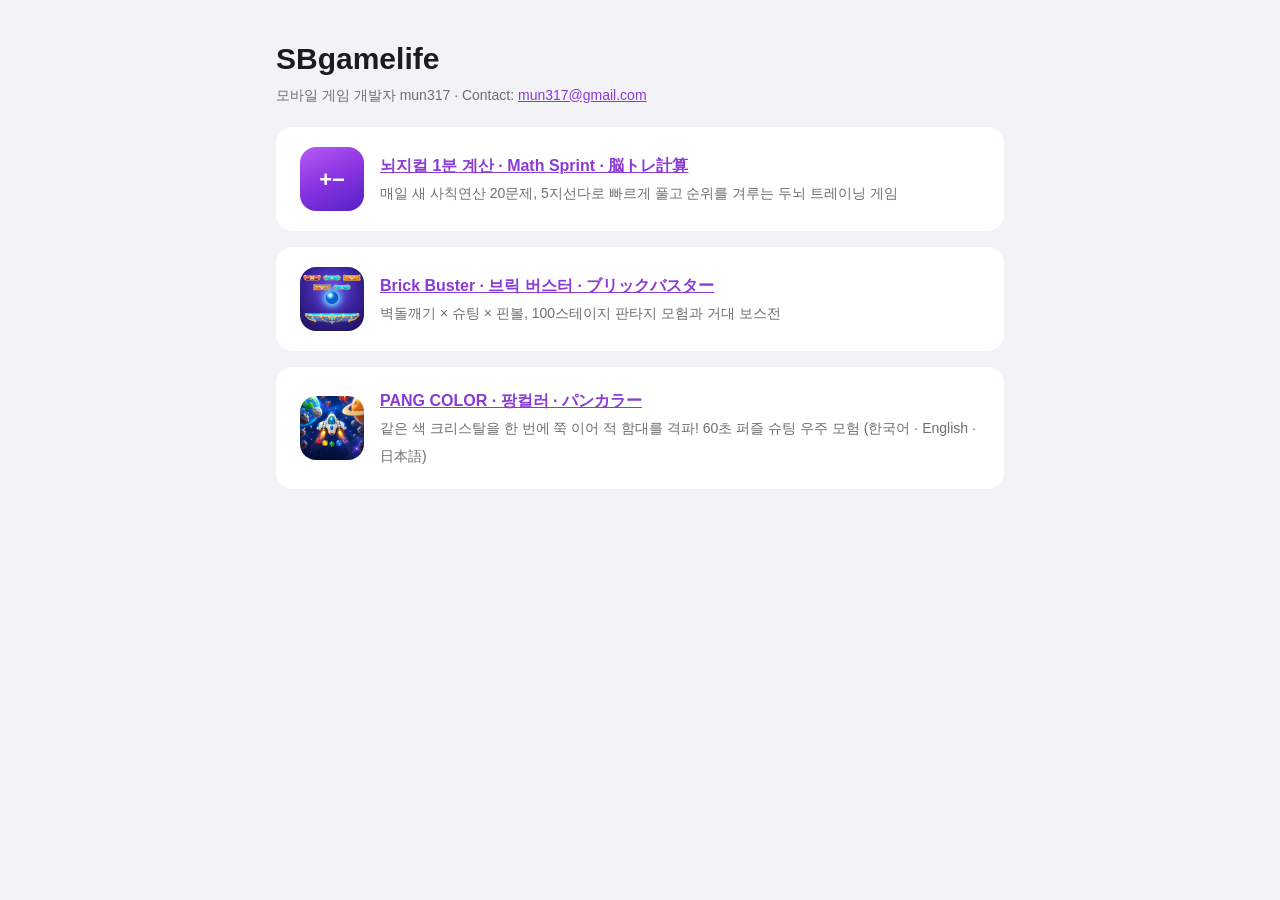
<file: index.html>
<!doctype html>
<html lang="ko">
<head>
<meta charset="utf-8">
<meta name="viewport" content="width=device-width, initial-scale=1, viewport-fit=cover">
<title>SBgamelife</title>
<link rel="stylesheet" href="/style.css">
</head>
<body>
<main>
  <h1>SBgamelife</h1>
  <p class="meta">모바일 게임 개발자 mun317 · Contact: <a href="mailto:mun317@gmail.com">mun317@gmail.com</a></p>

  <div class="card app">
    <div class="icon">+−</div>
    <div>
      <strong><a href="/todaysmath/">뇌지컬 1분 계산 · Math Sprint · 脳トレ計算</a></strong><br>
      <span class="meta">매일 새 사칙연산 20문제, 5지선다로 빠르게 풀고 순위를 겨루는 두뇌 트레이닝 게임</span>
    </div>
  </div>

  <div class="card app">
    <img class="icon" src="/brickbuster/icon.png" alt="">
    <div>
      <strong><a href="/brickbuster/">Brick Buster · 브릭 버스터 · ブリックバスター</a></strong><br>
      <span class="meta">벽돌깨기 × 슈팅 × 핀볼, 100스테이지 판타지 모험과 거대 보스전</span>
    </div>
  </div>
  <div class="card app">
    <img class="icon" src="/pangcolor/icon.png" alt="">
    <div>
      <strong><a href="/pangcolor/">PANG COLOR · 팡컬러 · パンカラー</a></strong><br>
      <span class="meta">같은 색 크리스탈을 한 번에 쭉 이어 적 함대를 격파! 60초 퍼즐 슈팅 우주 모험 (한국어 · English · 日本語)</span>
    </div>
  </div>
</main>
</body>
</html>
</file>
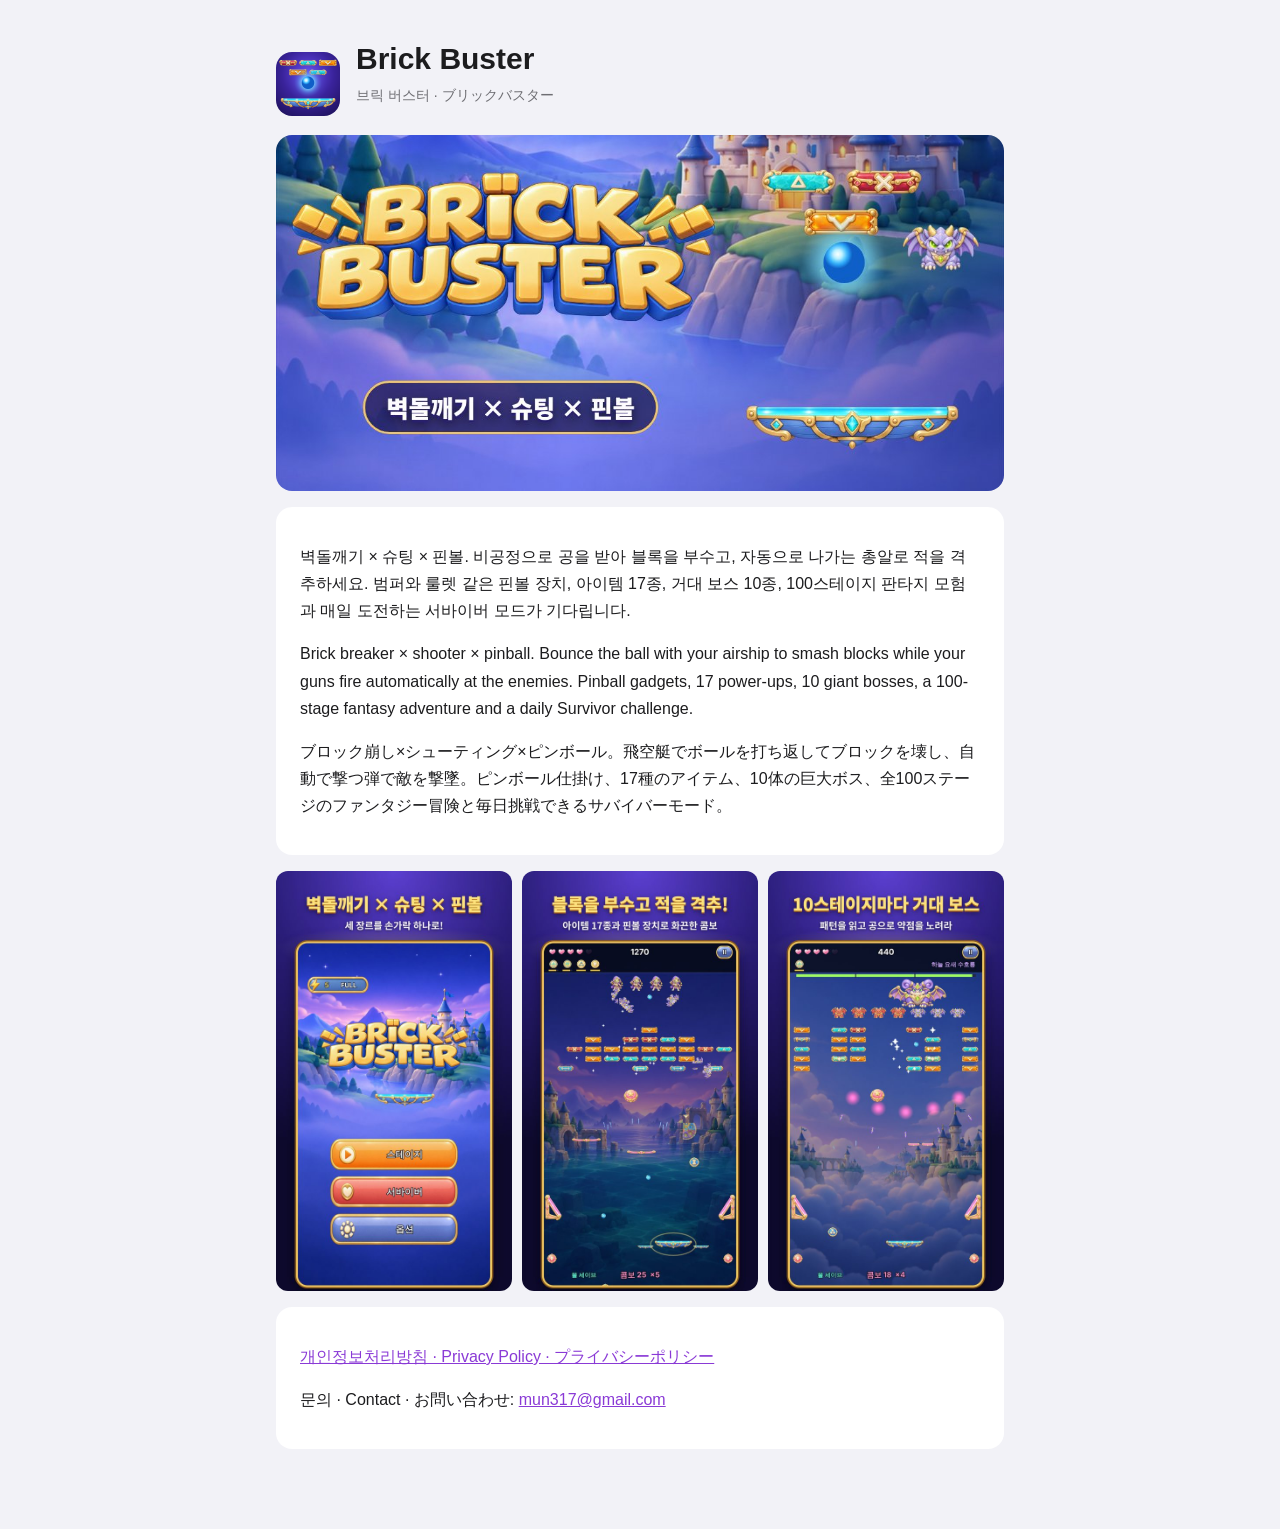
<file: brickbuster/index.html>
<!doctype html>
<html lang="ko">
<head>
<meta charset="utf-8">
<meta name="viewport" content="width=device-width, initial-scale=1, viewport-fit=cover">
<title>Brick Buster</title>
<link rel="stylesheet" href="/style.css">
<style>
  .feature { width: 100%; border-radius: 16px; display: block; margin: 8px 0 4px; }
  .shots { display: grid; grid-template-columns: repeat(3, 1fr); gap: 10px; margin: 16px 0; }
  .shots img { width: 100%; border-radius: 12px; display: block; }
</style>
</head>
<body>
<main>
  <div class="app">
    <img class="icon" src="/brickbuster/icon.png" alt="">
    <div>
      <h1>Brick Buster</h1>
      <p class="meta">브릭 버스터 · ブリックバスター</p>
    </div>
  </div>
  <img class="feature" src="/brickbuster/feature.jpg" alt="Brick Buster">
  <div class="card">
    <p>벽돌깨기 × 슈팅 × 핀볼. 비공정으로 공을 받아 블록을 부수고, 자동으로 나가는 총알로 적을 격추하세요. 범퍼와 룰렛 같은 핀볼 장치, 아이템 17종, 거대 보스 10종, 100스테이지 판타지 모험과 매일 도전하는 서바이버 모드가 기다립니다.</p>
    <p>Brick breaker × shooter × pinball. Bounce the ball with your airship to smash blocks while your guns fire automatically at the enemies. Pinball gadgets, 17 power-ups, 10 giant bosses, a 100-stage fantasy adventure and a daily Survivor challenge.</p>
    <p>ブロック崩し×シューティング×ピンボール。飛空艇でボールを打ち返してブロックを壊し、自動で撃つ弾で敵を撃墜。ピンボール仕掛け、17種のアイテム、10体の巨大ボス、全100ステージのファンタジー冒険と毎日挑戦できるサバイバーモード。</p>
  </div>
  <div class="shots">
    <img src="/brickbuster/shot1.jpg" alt="">
    <img src="/brickbuster/shot3.jpg" alt="">
    <img src="/brickbuster/shot4.jpg" alt="">
  </div>
  <div class="card">
    <p><a href="/brickbuster/privacy/">개인정보처리방침 · Privacy Policy · プライバシーポリシー</a></p>
    <p>문의 · Contact · お問い合わせ: <a href="mailto:mun317@gmail.com">mun317@gmail.com</a></p>
  </div>
</main>
</body>
</html>
</file>
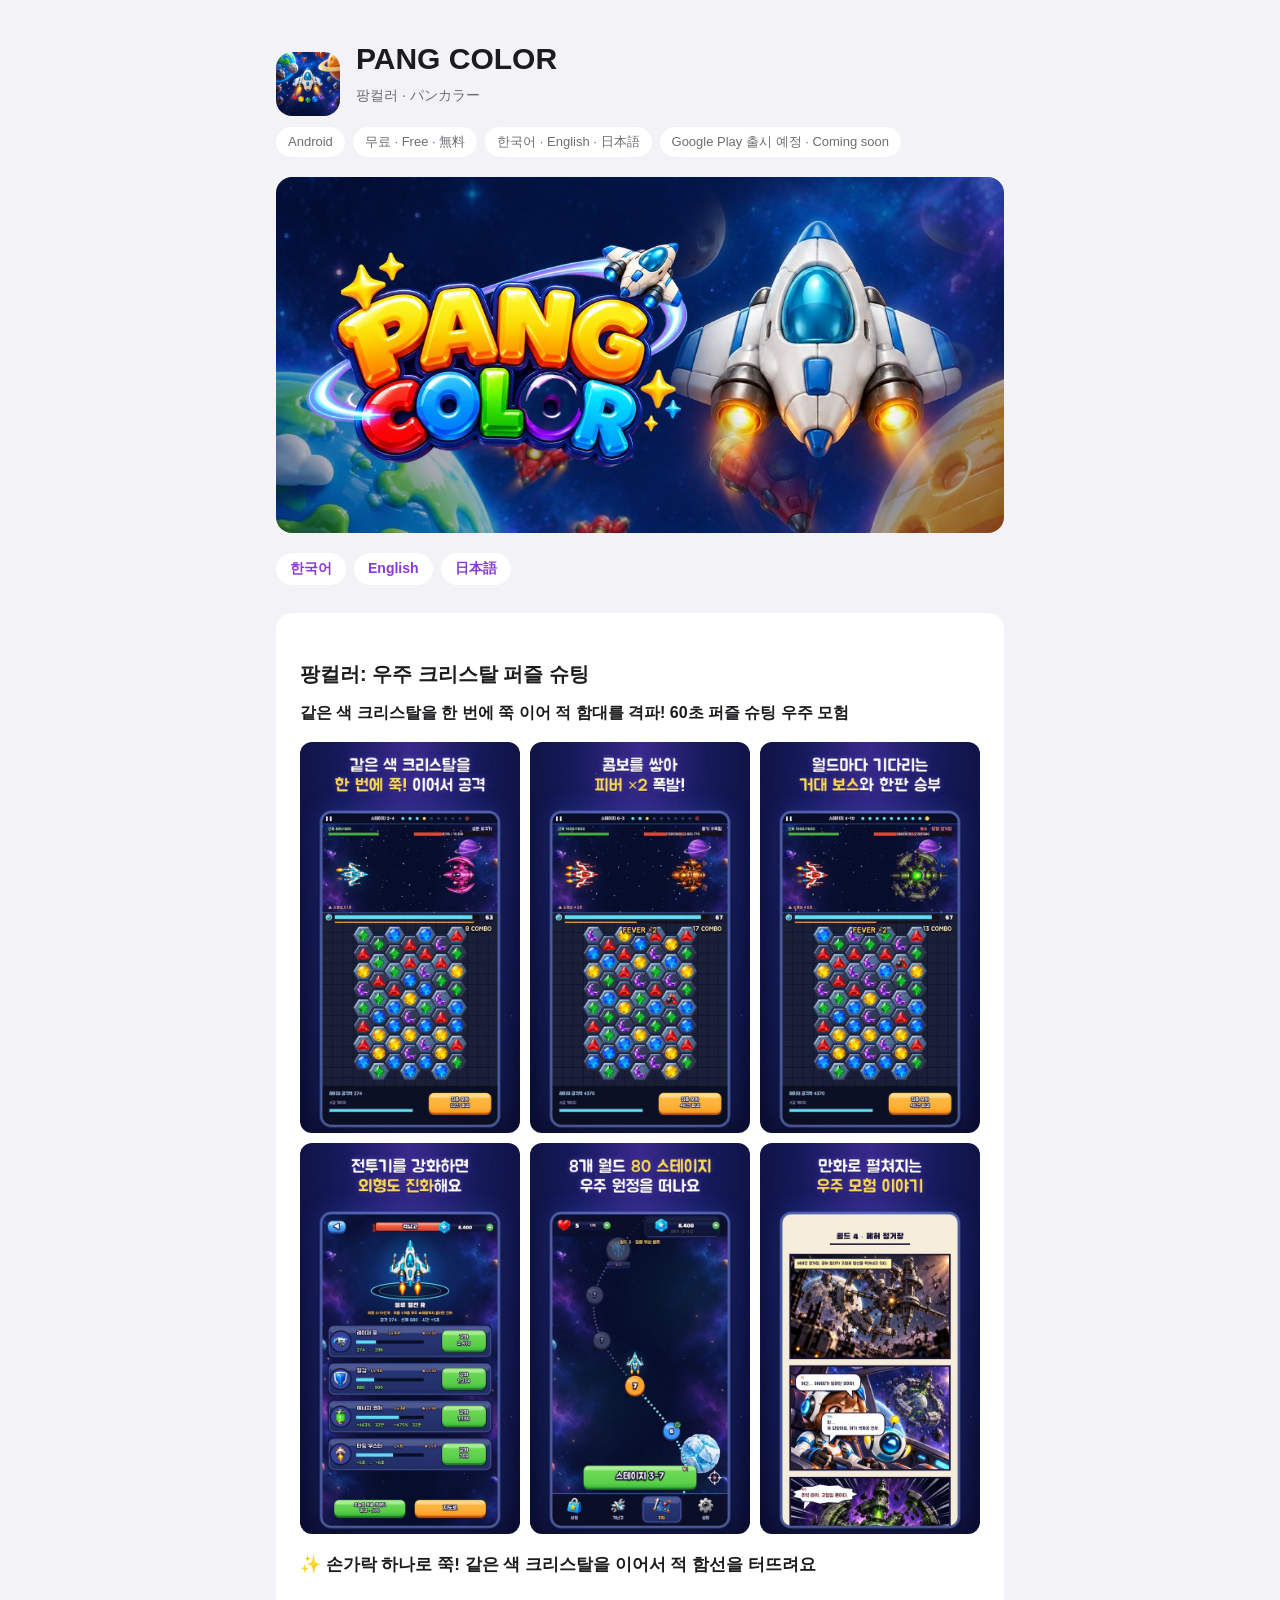
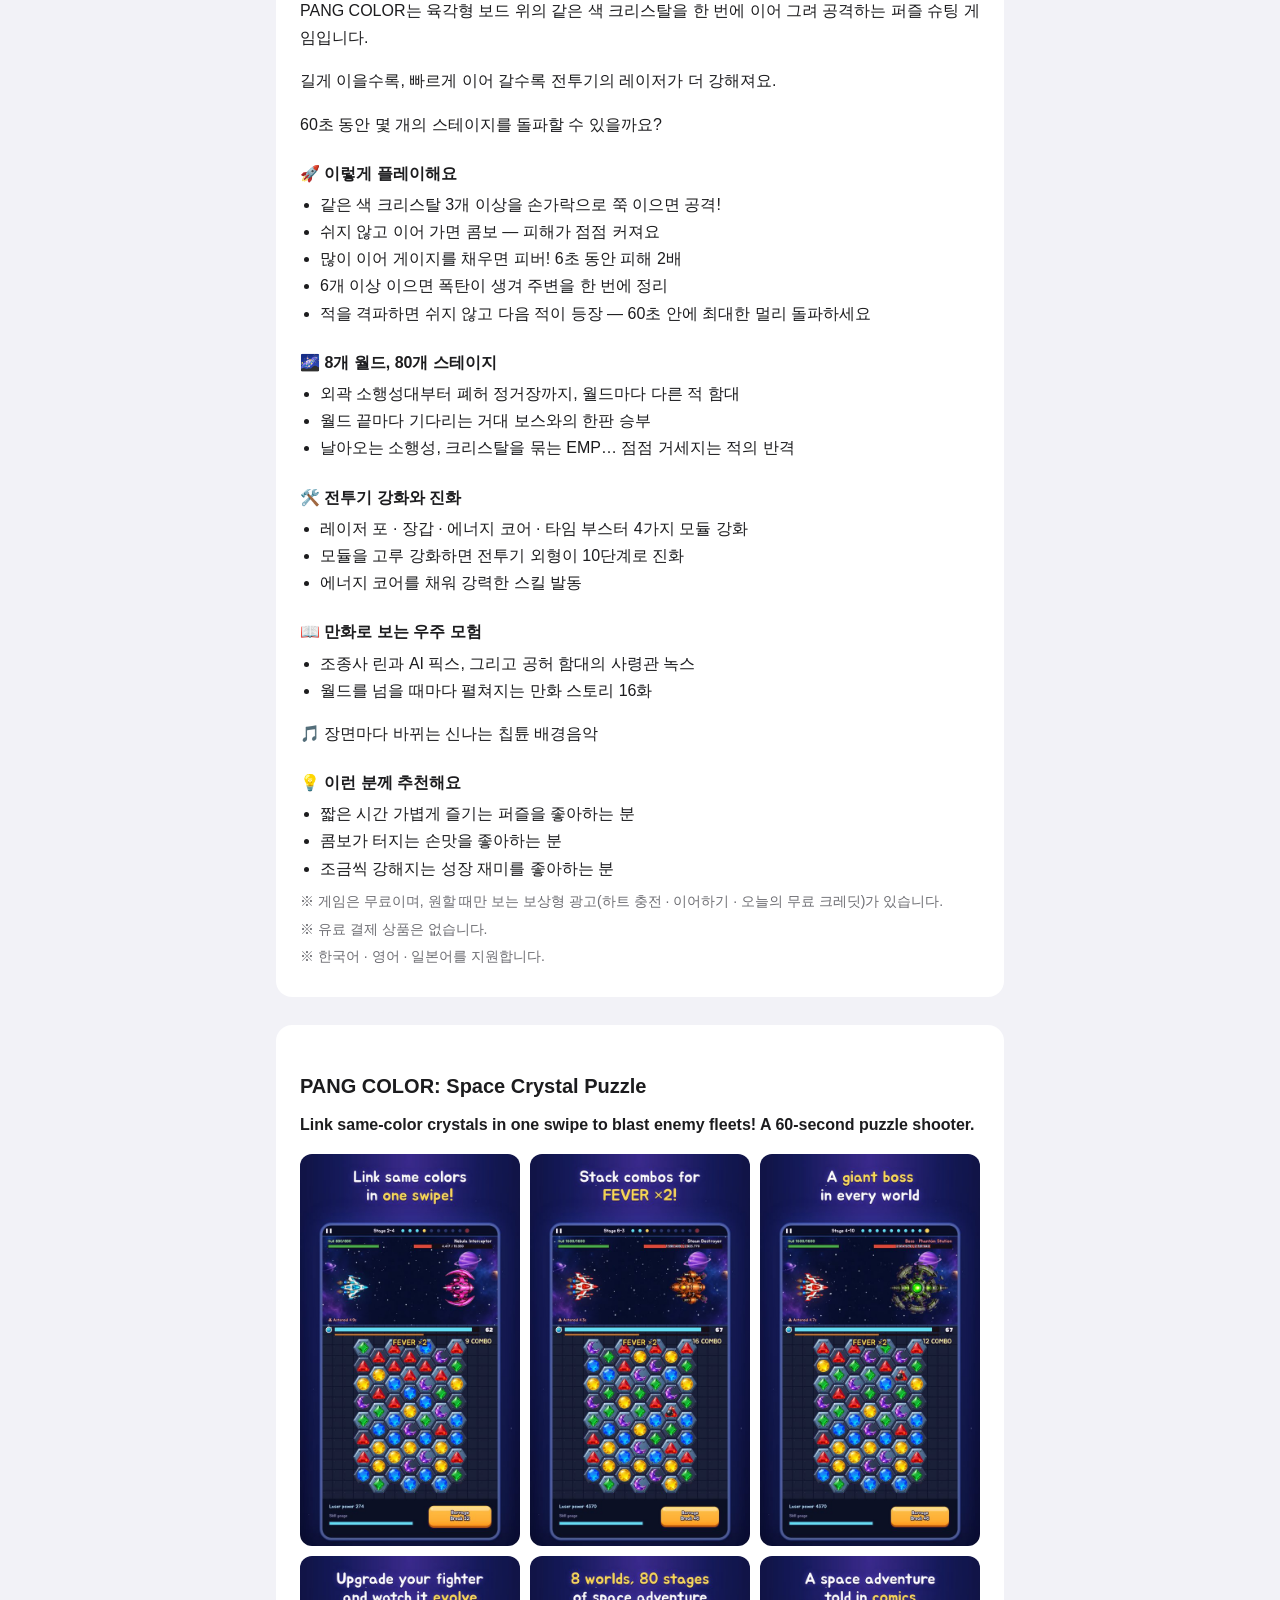
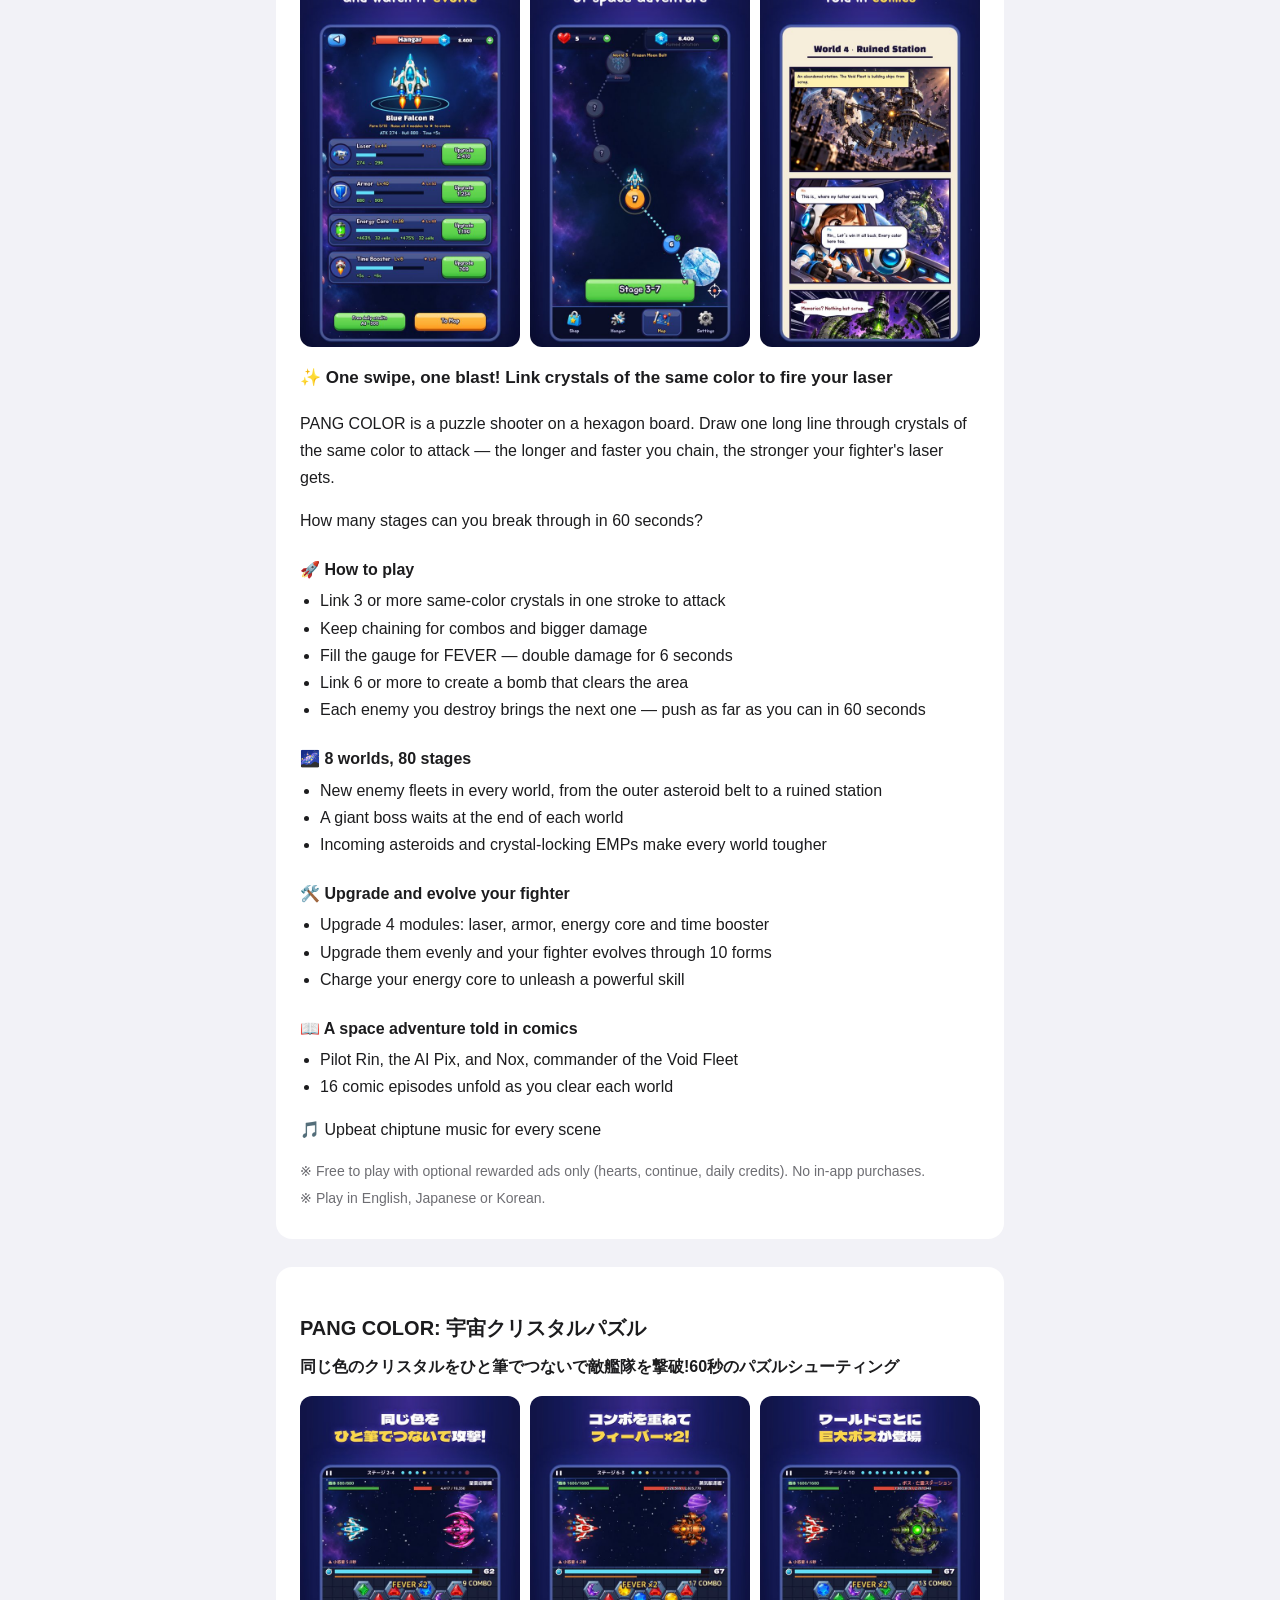
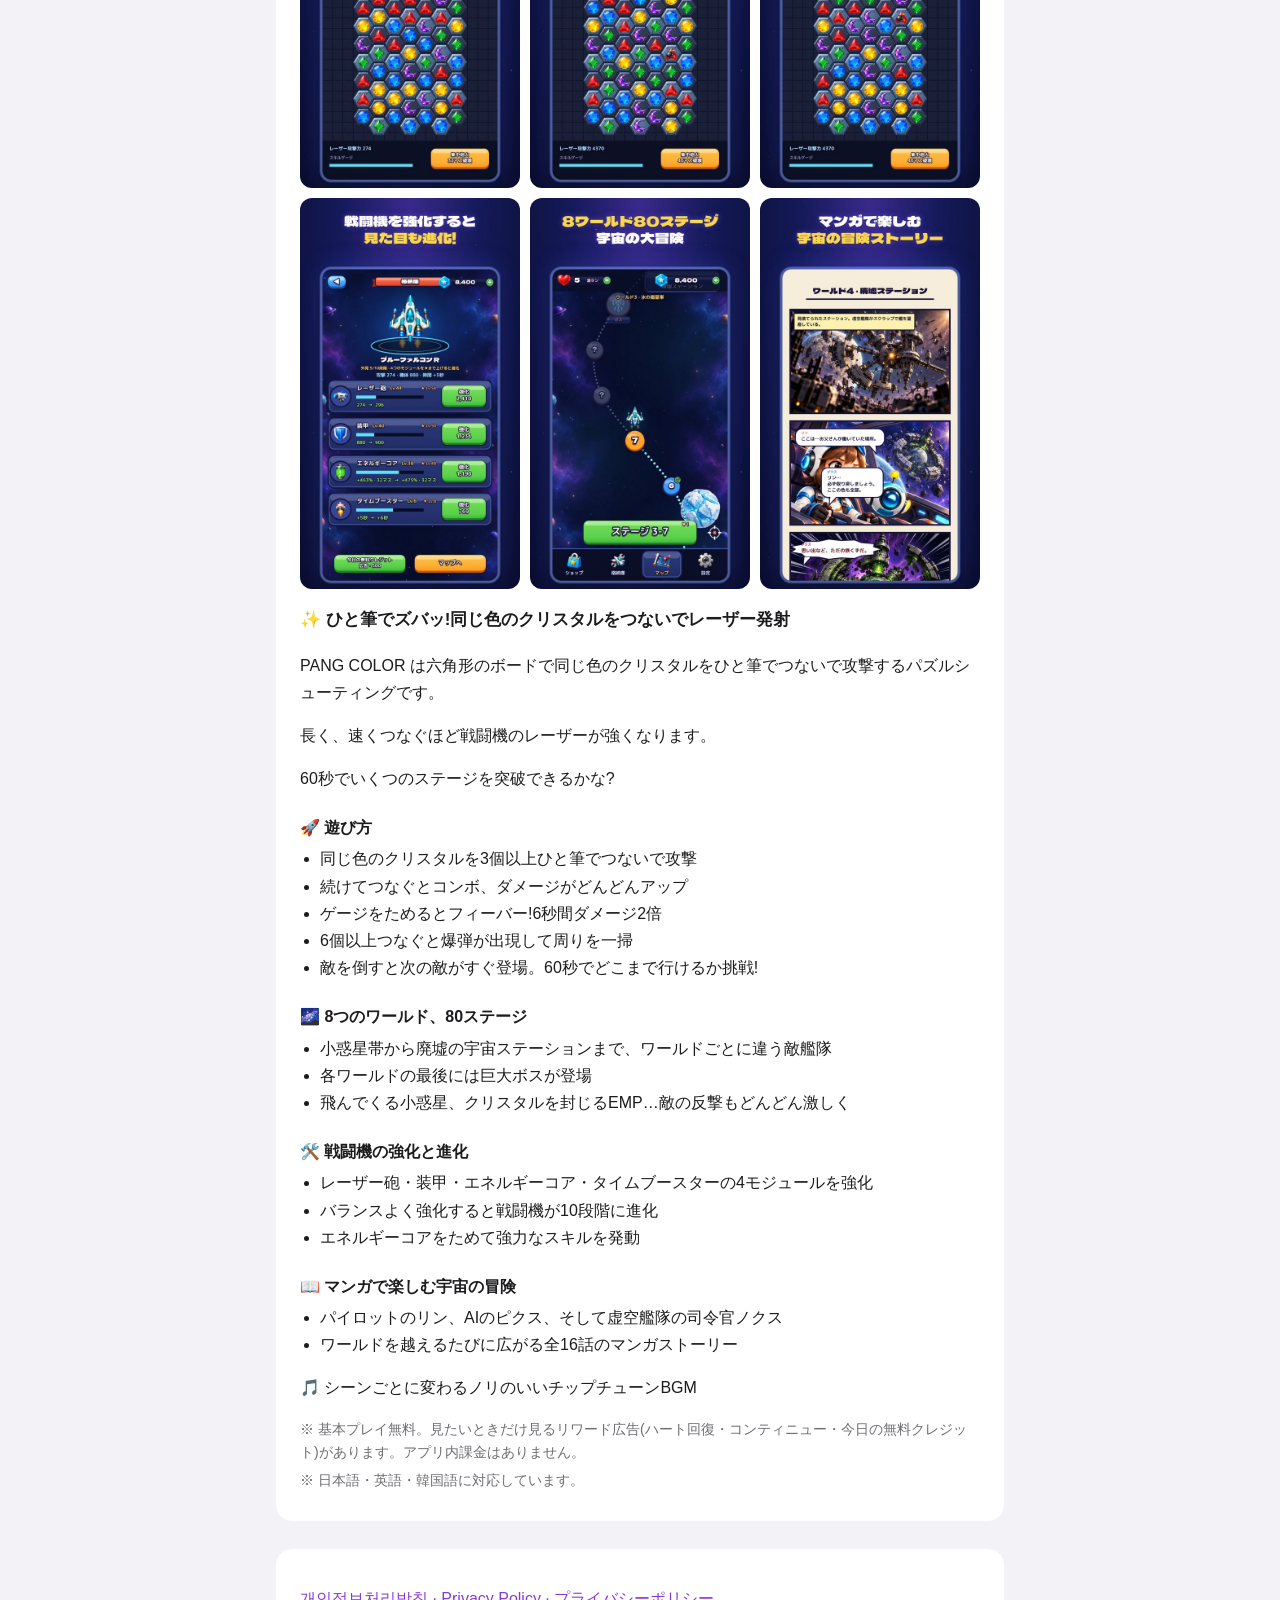
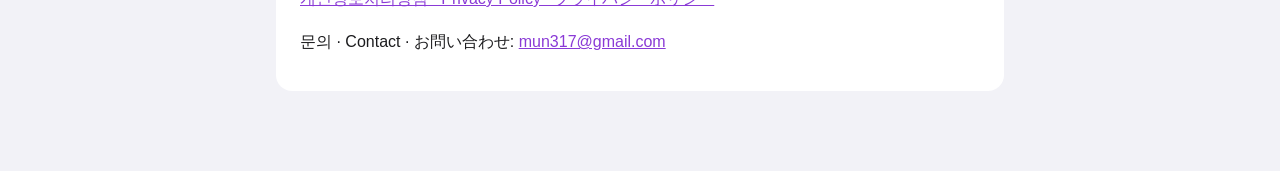
<file: pangcolor/index.html>
<!doctype html>
<html lang="ko">
<head>
<meta charset="utf-8">
<meta name="viewport" content="width=device-width, initial-scale=1, viewport-fit=cover">
<title>PANG COLOR</title>
<meta name="description" content="같은 색 크리스탈을 한 번에 쭉 이어 적 함대를 격파하는 60초 퍼즐 슈팅. Link same-color crystals in one swipe to blast enemy fleets.">
<link rel="stylesheet" href="/style.css">
<style>
  .feature { width: 100%; border-radius: 16px; display: block; margin: 8px 0 4px; }
  .shots { display: grid; grid-template-columns: repeat(3, 1fr); gap: 10px; margin: 16px 0; }
  .shots img { width: 100%; border-radius: 12px; display: block; }
  .short { font-weight: 600; margin: 0 0 4px; }
  .lead { font-weight: 700; font-size: 17px; }
  .desc h3 { margin-top: 22px; }
  .desc ul { margin: 4px 0 8px; padding-left: 20px; }
  .note { color: var(--muted); font-size: 14px; margin: 4px 0; }
  .badges { display: flex; gap: 8px; flex-wrap: wrap; margin: 0 0 20px; }
  .badges span { background: var(--card); border-radius: 999px; padding: 4px 12px; font-size: 13px; color: var(--muted); }
</style>
</head>
<body>
<main>
  <div class="app">
    <img class="icon" src="/pangcolor/icon.png" alt="">
    <div>
      <h1>PANG COLOR</h1>
      <p class="meta">팡컬러 · パンカラー</p>
    </div>
  </div>
  <div class="badges"><span>Android</span><span>무료 · Free · 無料</span><span>한국어 · English · 日本語</span><span>Google Play 출시 예정 · Coming soon</span></div>
  <img class="feature" src="/pangcolor/feature.jpg" alt="PANG COLOR">
  <nav class="langs" style="margin-top:20px"><a href="#ko">한국어</a><a href="#en">English</a><a href="#ja">日本語</a></nav>

  <section class="lang" id="ko" lang="ko">
    <h2>팡컬러: 우주 크리스탈 퍼즐 슈팅</h2>
    <p class="short">같은 색 크리스탈을 한 번에 쭉 이어 적 함대를 격파! 60초 퍼즐 슈팅 우주 모험</p>
    <div class="shots"><img src="/pangcolor/ko/shot1.jpg" alt="" loading="lazy"><img src="/pangcolor/ko/shot2.jpg" alt="" loading="lazy"><img src="/pangcolor/ko/shot3.jpg" alt="" loading="lazy"><img src="/pangcolor/ko/shot4.jpg" alt="" loading="lazy"><img src="/pangcolor/ko/shot5.jpg" alt="" loading="lazy"><img src="/pangcolor/ko/shot6.jpg" alt="" loading="lazy"></div>
    <div class="desc">
      <p class="lead">✨ 손가락 하나로 쭉! 같은 색 크리스탈을 이어서 적 함선을 터뜨려요</p>
      <p>PANG COLOR는 육각형 보드 위의 같은 색 크리스탈을 한 번에 이어 그려 공격하는 퍼즐 슈팅 게임입니다.</p>
      <p>길게 이을수록, 빠르게 이어 갈수록 전투기의 레이저가 더 강해져요.</p>
      <p>60초 동안 몇 개의 스테이지를 돌파할 수 있을까요?</p>
      <h3>🚀 이렇게 플레이해요</h3>
      <ul><li>같은 색 크리스탈 3개 이상을 손가락으로 쭉 이으면 공격!</li><li>쉬지 않고 이어 가면 콤보 — 피해가 점점 커져요</li><li>많이 이어 게이지를 채우면 피버! 6초 동안 피해 2배</li><li>6개 이상 이으면 폭탄이 생겨 주변을 한 번에 정리</li><li>적을 격파하면 쉬지 않고 다음 적이 등장 — 60초 안에 최대한 멀리 돌파하세요</li></ul>
      <h3>🌌 8개 월드, 80개 스테이지</h3>
      <ul><li>외곽 소행성대부터 폐허 정거장까지, 월드마다 다른 적 함대</li><li>월드 끝마다 기다리는 거대 보스와의 한판 승부</li><li>날아오는 소행성, 크리스탈을 묶는 EMP… 점점 거세지는 적의 반격</li></ul>
      <h3>🛠️ 전투기 강화와 진화</h3>
      <ul><li>레이저 포 · 장갑 · 에너지 코어 · 타임 부스터 4가지 모듈 강화</li><li>모듈을 고루 강화하면 전투기 외형이 10단계로 진화</li><li>에너지 코어를 채워 강력한 스킬 발동</li></ul>
      <h3>📖 만화로 보는 우주 모험</h3>
      <ul><li>조종사 린과 AI 픽스, 그리고 공허 함대의 사령관 녹스</li><li>월드를 넘을 때마다 펼쳐지는 만화 스토리 16화</li></ul>
      <p>🎵 장면마다 바뀌는 신나는 칩튠 배경음악</p>
      <h3>💡 이런 분께 추천해요</h3>
      <ul><li>짧은 시간 가볍게 즐기는 퍼즐을 좋아하는 분</li><li>콤보가 터지는 손맛을 좋아하는 분</li><li>조금씩 강해지는 성장 재미를 좋아하는 분</li></ul>
      <p class="note">※ 게임은 무료이며, 원할 때만 보는 보상형 광고(하트 충전 · 이어하기 · 오늘의 무료 크레딧)가 있습니다.</p>
      <p class="note">※ 유료 결제 상품은 없습니다.</p>
      <p class="note">※ 한국어 · 영어 · 일본어를 지원합니다.</p>
    </div>
  </section>
  <section class="lang" id="en" lang="en">
    <h2>PANG COLOR: Space Crystal Puzzle</h2>
    <p class="short">Link same-color crystals in one swipe to blast enemy fleets! A 60-second puzzle shooter.</p>
    <div class="shots"><img src="/pangcolor/en/shot1.jpg" alt="" loading="lazy"><img src="/pangcolor/en/shot2.jpg" alt="" loading="lazy"><img src="/pangcolor/en/shot3.jpg" alt="" loading="lazy"><img src="/pangcolor/en/shot4.jpg" alt="" loading="lazy"><img src="/pangcolor/en/shot5.jpg" alt="" loading="lazy"><img src="/pangcolor/en/shot6.jpg" alt="" loading="lazy"></div>
    <div class="desc">
      <p class="lead">✨ One swipe, one blast! Link crystals of the same color to fire your laser</p>
      <p>PANG COLOR is a puzzle shooter on a hexagon board. Draw one long line through crystals of the same color to attack — the longer and faster you chain, the stronger your fighter&#x27;s laser gets.</p>
      <p>How many stages can you break through in 60 seconds?</p>
      <h3>🚀 How to play</h3>
      <ul><li>Link 3 or more same-color crystals in one stroke to attack</li><li>Keep chaining for combos and bigger damage</li><li>Fill the gauge for FEVER — double damage for 6 seconds</li><li>Link 6 or more to create a bomb that clears the area</li><li>Each enemy you destroy brings the next one — push as far as you can in 60 seconds</li></ul>
      <h3>🌌 8 worlds, 80 stages</h3>
      <ul><li>New enemy fleets in every world, from the outer asteroid belt to a ruined station</li><li>A giant boss waits at the end of each world</li><li>Incoming asteroids and crystal-locking EMPs make every world tougher</li></ul>
      <h3>🛠️ Upgrade and evolve your fighter</h3>
      <ul><li>Upgrade 4 modules: laser, armor, energy core and time booster</li><li>Upgrade them evenly and your fighter evolves through 10 forms</li><li>Charge your energy core to unleash a powerful skill</li></ul>
      <h3>📖 A space adventure told in comics</h3>
      <ul><li>Pilot Rin, the AI Pix, and Nox, commander of the Void Fleet</li><li>16 comic episodes unfold as you clear each world</li></ul>
      <p>🎵 Upbeat chiptune music for every scene</p>
      <p class="note">※ Free to play with optional rewarded ads only (hearts, continue, daily credits). No in-app purchases.</p>
      <p class="note">※ Play in English, Japanese or Korean.</p>
    </div>
  </section>
  <section class="lang" id="ja" lang="ja">
    <h2>PANG COLOR: 宇宙クリスタルパズル</h2>
    <p class="short">同じ色のクリスタルをひと筆でつないで敵艦隊を撃破!60秒のパズルシューティング</p>
    <div class="shots"><img src="/pangcolor/ja/shot1.jpg" alt="" loading="lazy"><img src="/pangcolor/ja/shot2.jpg" alt="" loading="lazy"><img src="/pangcolor/ja/shot3.jpg" alt="" loading="lazy"><img src="/pangcolor/ja/shot4.jpg" alt="" loading="lazy"><img src="/pangcolor/ja/shot5.jpg" alt="" loading="lazy"><img src="/pangcolor/ja/shot6.jpg" alt="" loading="lazy"></div>
    <div class="desc">
      <p class="lead">✨ ひと筆でズバッ!同じ色のクリスタルをつないでレーザー発射</p>
      <p>PANG COLOR は六角形のボードで同じ色のクリスタルをひと筆でつないで攻撃するパズルシューティングです。</p>
      <p>長く、速くつなぐほど戦闘機のレーザーが強くなります。</p>
      <p>60秒でいくつのステージを突破できるかな?</p>
      <h3>🚀 遊び方</h3>
      <ul><li>同じ色のクリスタルを3個以上ひと筆でつないで攻撃</li><li>続けてつなぐとコンボ、ダメージがどんどんアップ</li><li>ゲージをためるとフィーバー!6秒間ダメージ2倍</li><li>6個以上つなぐと爆弾が出現して周りを一掃</li><li>敵を倒すと次の敵がすぐ登場。60秒でどこまで行けるか挑戦!</li></ul>
      <h3>🌌 8つのワールド、80ステージ</h3>
      <ul><li>小惑星帯から廃墟の宇宙ステーションまで、ワールドごとに違う敵艦隊</li><li>各ワールドの最後には巨大ボスが登場</li><li>飛んでくる小惑星、クリスタルを封じるEMP…敵の反撃もどんどん激しく</li></ul>
      <h3>🛠️ 戦闘機の強化と進化</h3>
      <ul><li>レーザー砲・装甲・エネルギーコア・タイムブースターの4モジュールを強化</li><li>バランスよく強化すると戦闘機が10段階に進化</li><li>エネルギーコアをためて強力なスキルを発動</li></ul>
      <h3>📖 マンガで楽しむ宇宙の冒険</h3>
      <ul><li>パイロットのリン、AIのピクス、そして虚空艦隊の司令官ノクス</li><li>ワールドを越えるたびに広がる全16話のマンガストーリー</li></ul>
      <p>🎵 シーンごとに変わるノリのいいチップチューンBGM</p>
      <p class="note">※ 基本プレイ無料。見たいときだけ見るリワード広告(ハート回復・コンティニュー・今日の無料クレジット)があります。アプリ内課金はありません。</p>
      <p class="note">※ 日本語・英語・韓国語に対応しています。</p>
    </div>
  </section>

  <div class="card">
    <p><a href="/pangcolor/privacy/">개인정보처리방침 · Privacy Policy · プライバシーポリシー</a></p>
    <p>문의 · Contact · お問い合わせ: <a href="mailto:mun317@gmail.com">mun317@gmail.com</a></p>
  </div>
</main>
</body>
</html>
</file>
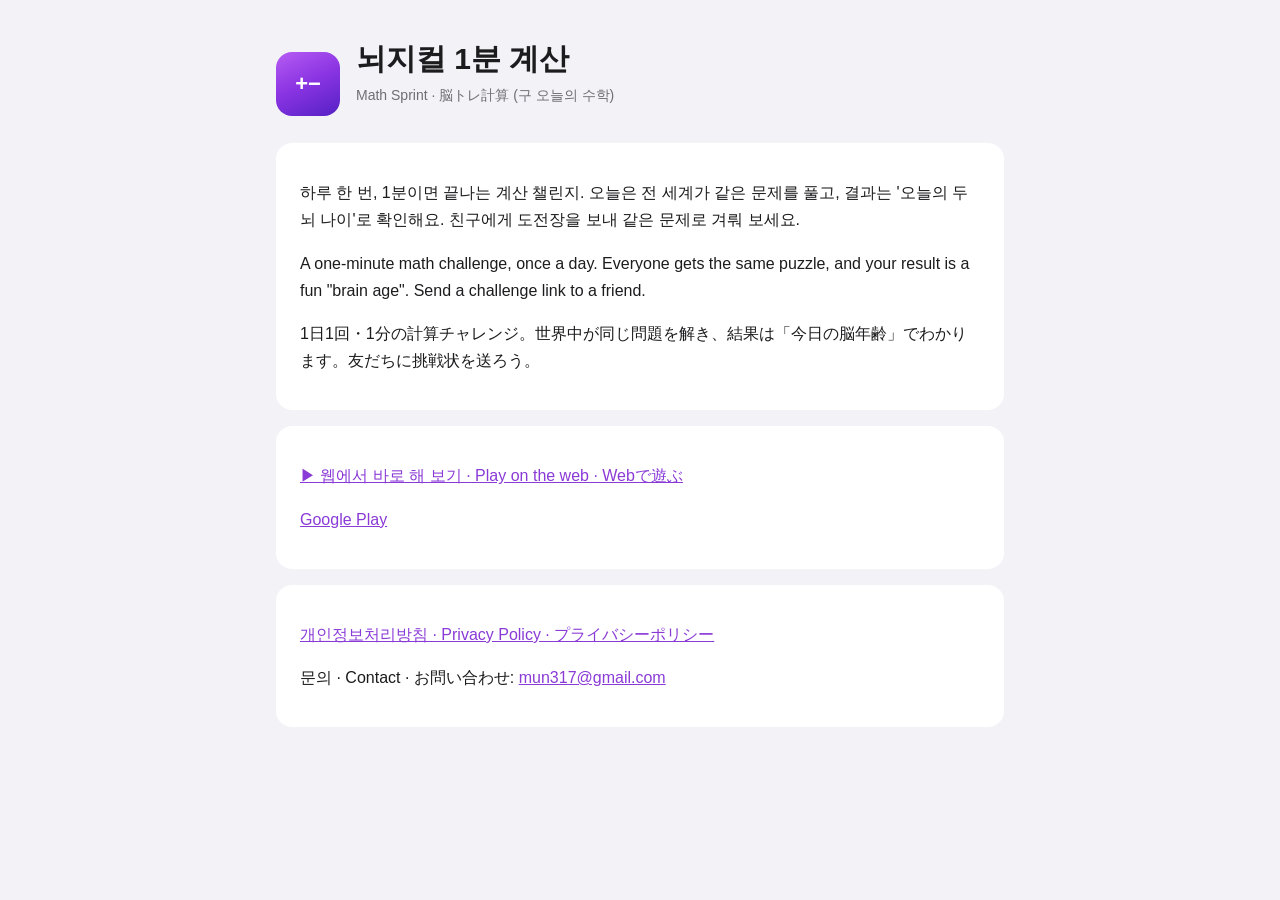
<file: todaysmath/index.html>
<!doctype html>
<html lang="ko">
<head>
<meta charset="utf-8">
<meta name="viewport" content="width=device-width, initial-scale=1, viewport-fit=cover">
<title>뇌지컬 1분 계산 · Math Sprint · 脳トレ計算</title>
<meta name="description" content="하루 1분 계산으로 오늘의 두뇌 나이 확인! 전 세계가 같은 문제로 겨루는 계산 대결.">
<meta property="og:title" content="뇌지컬 1분 계산 - 오늘의 두뇌 나이">
<meta property="og:description" content="하루 1분, 오늘의 두뇌 나이는? 전 세계가 같은 문제로 겨루는 계산 대결">
<meta property="og:image" content="https://mun317.github.io/todaysmath/play/og.png">
<link rel="stylesheet" href="/style.css">
</head>
<body>
<main>
  <div class="app">
    <div class="icon">+−</div>
    <div>
      <h1>뇌지컬 1분 계산</h1>
      <p class="meta">Math Sprint · 脳トレ計算 (구 오늘의 수학)</p>
    </div>
  </div>
  <div class="card">
    <p>하루 한 번, 1분이면 끝나는 계산 챌린지. 오늘은 전 세계가 같은 문제를 풀고, 결과는 '오늘의 두뇌 나이'로 확인해요. 친구에게 도전장을 보내 같은 문제로 겨뤄 보세요.</p>
    <p>A one-minute math challenge, once a day. Everyone gets the same puzzle, and your result is a fun "brain age". Send a challenge link to a friend.</p>
    <p>1日1回・1分の計算チャレンジ。世界中が同じ問題を解き、結果は「今日の脳年齢」でわかります。友だちに挑戦状を送ろう。</p>
  </div>
  <div class="card">
    <p><a href="/todaysmath/play/">▶ 웹에서 바로 해 보기 · Play on the web · Webで遊ぶ</a></p>
    <p><a href="https://play.google.com/store/apps/details?id=com.mun317.todaysmath">Google Play</a></p>
  </div>
  <div class="card">
    <p><a href="/todaysmath/privacy/">개인정보처리방침 · Privacy Policy · プライバシーポリシー</a></p>
    <p>문의 · Contact · お問い合わせ: <a href="mailto:mun317@gmail.com">mun317@gmail.com</a></p>
  </div>
</main>
</body>
</html>
</file>
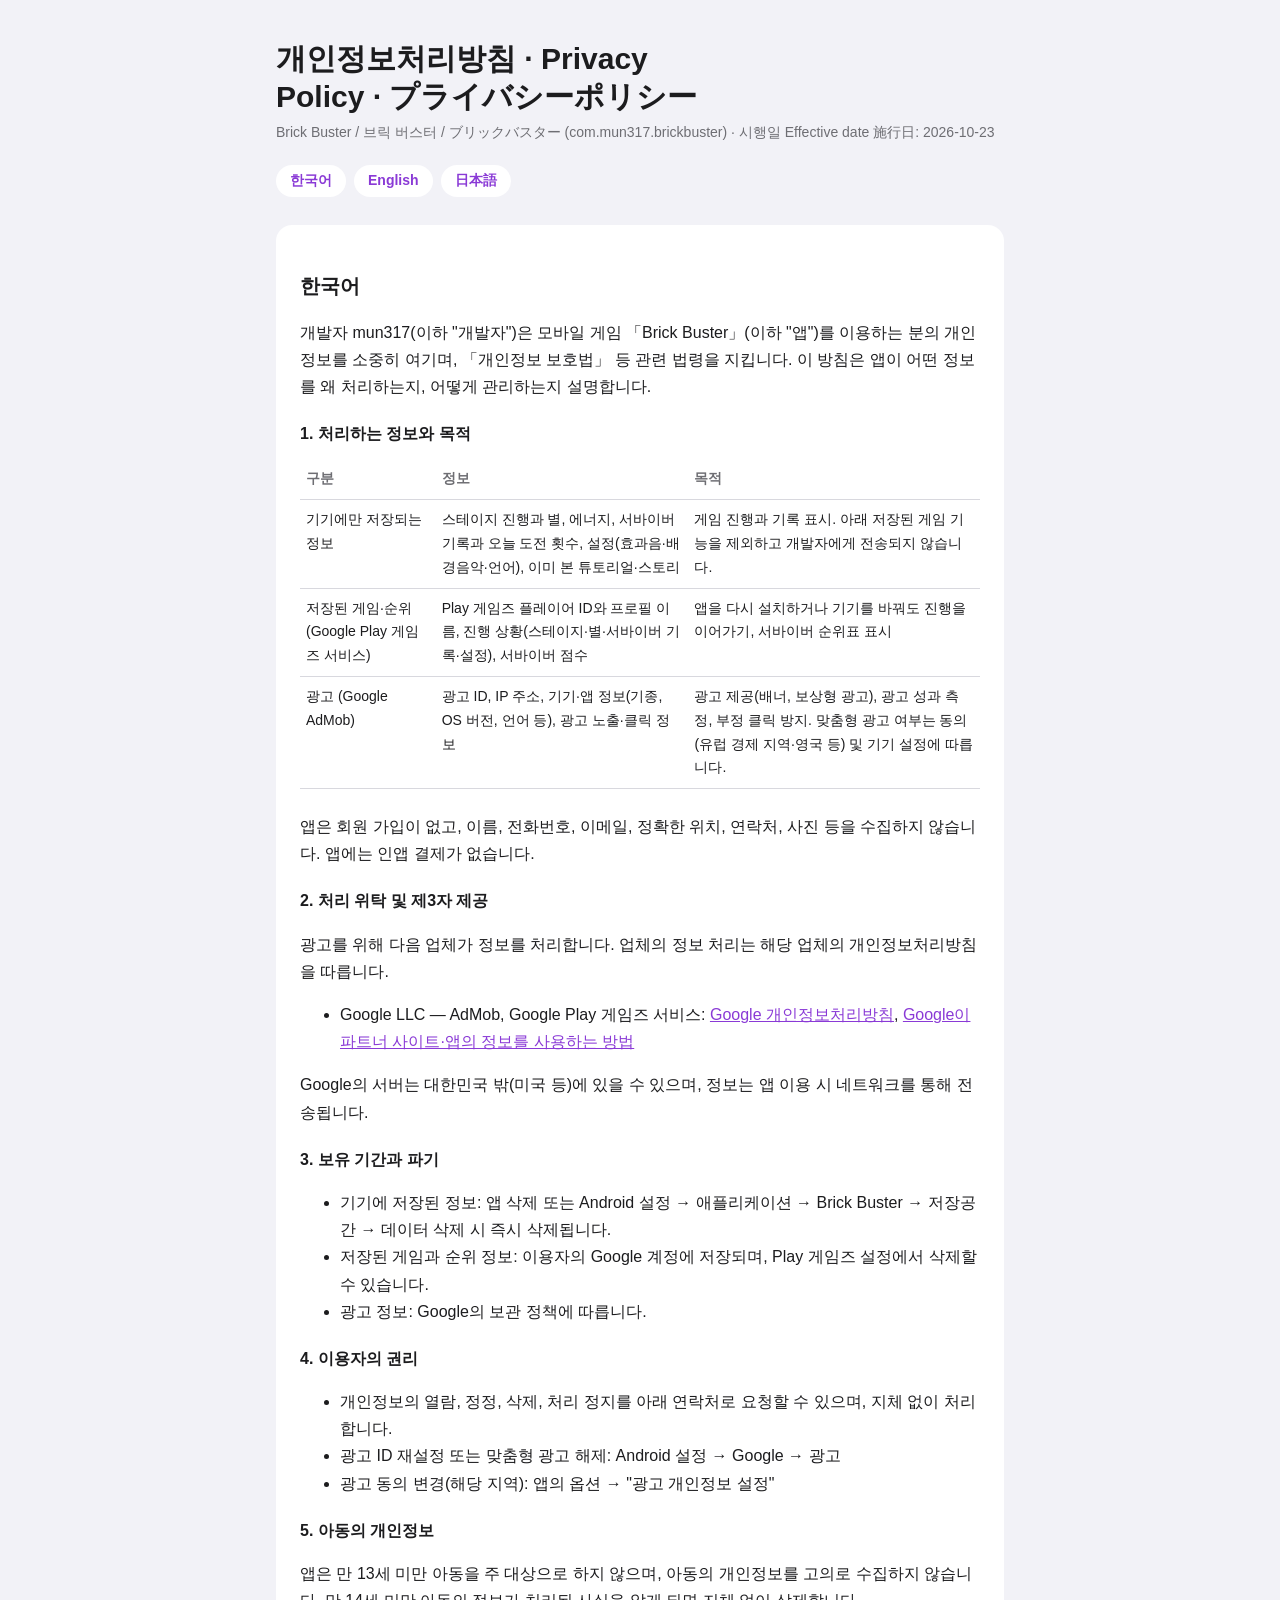
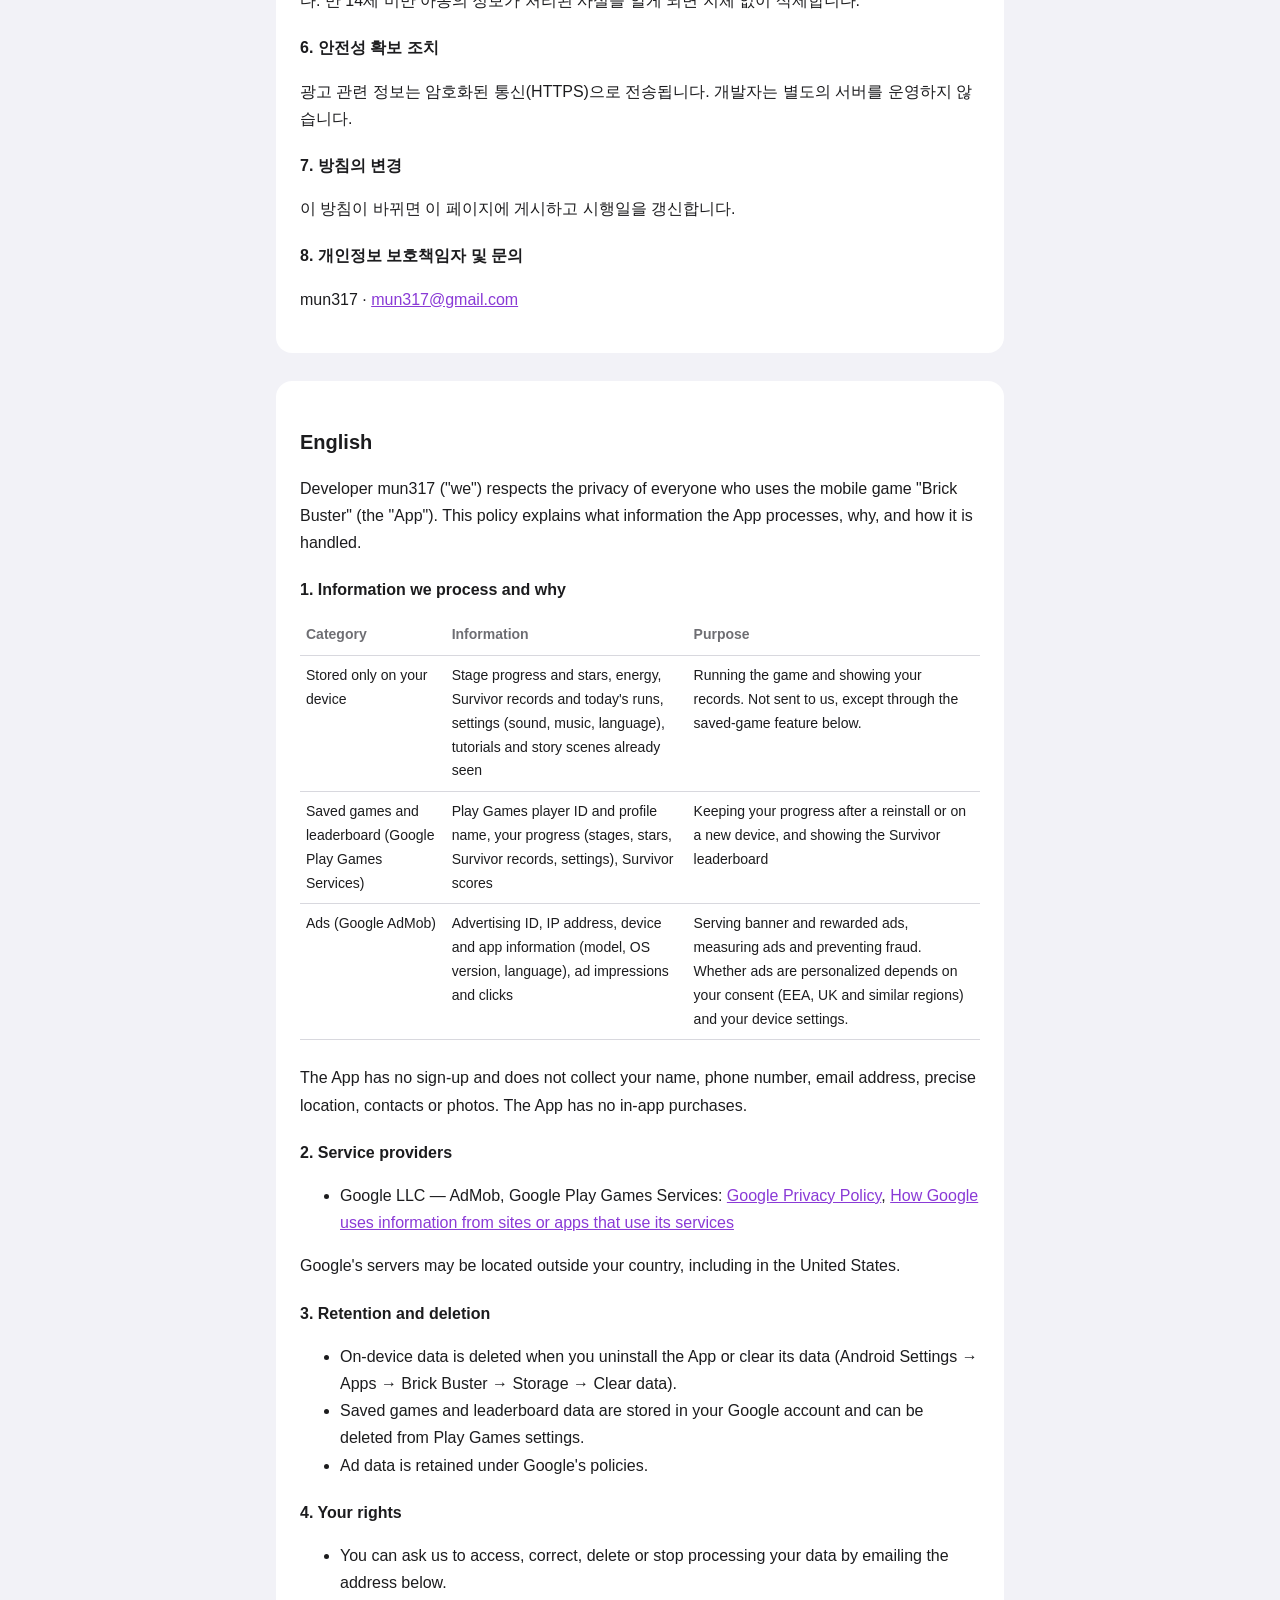
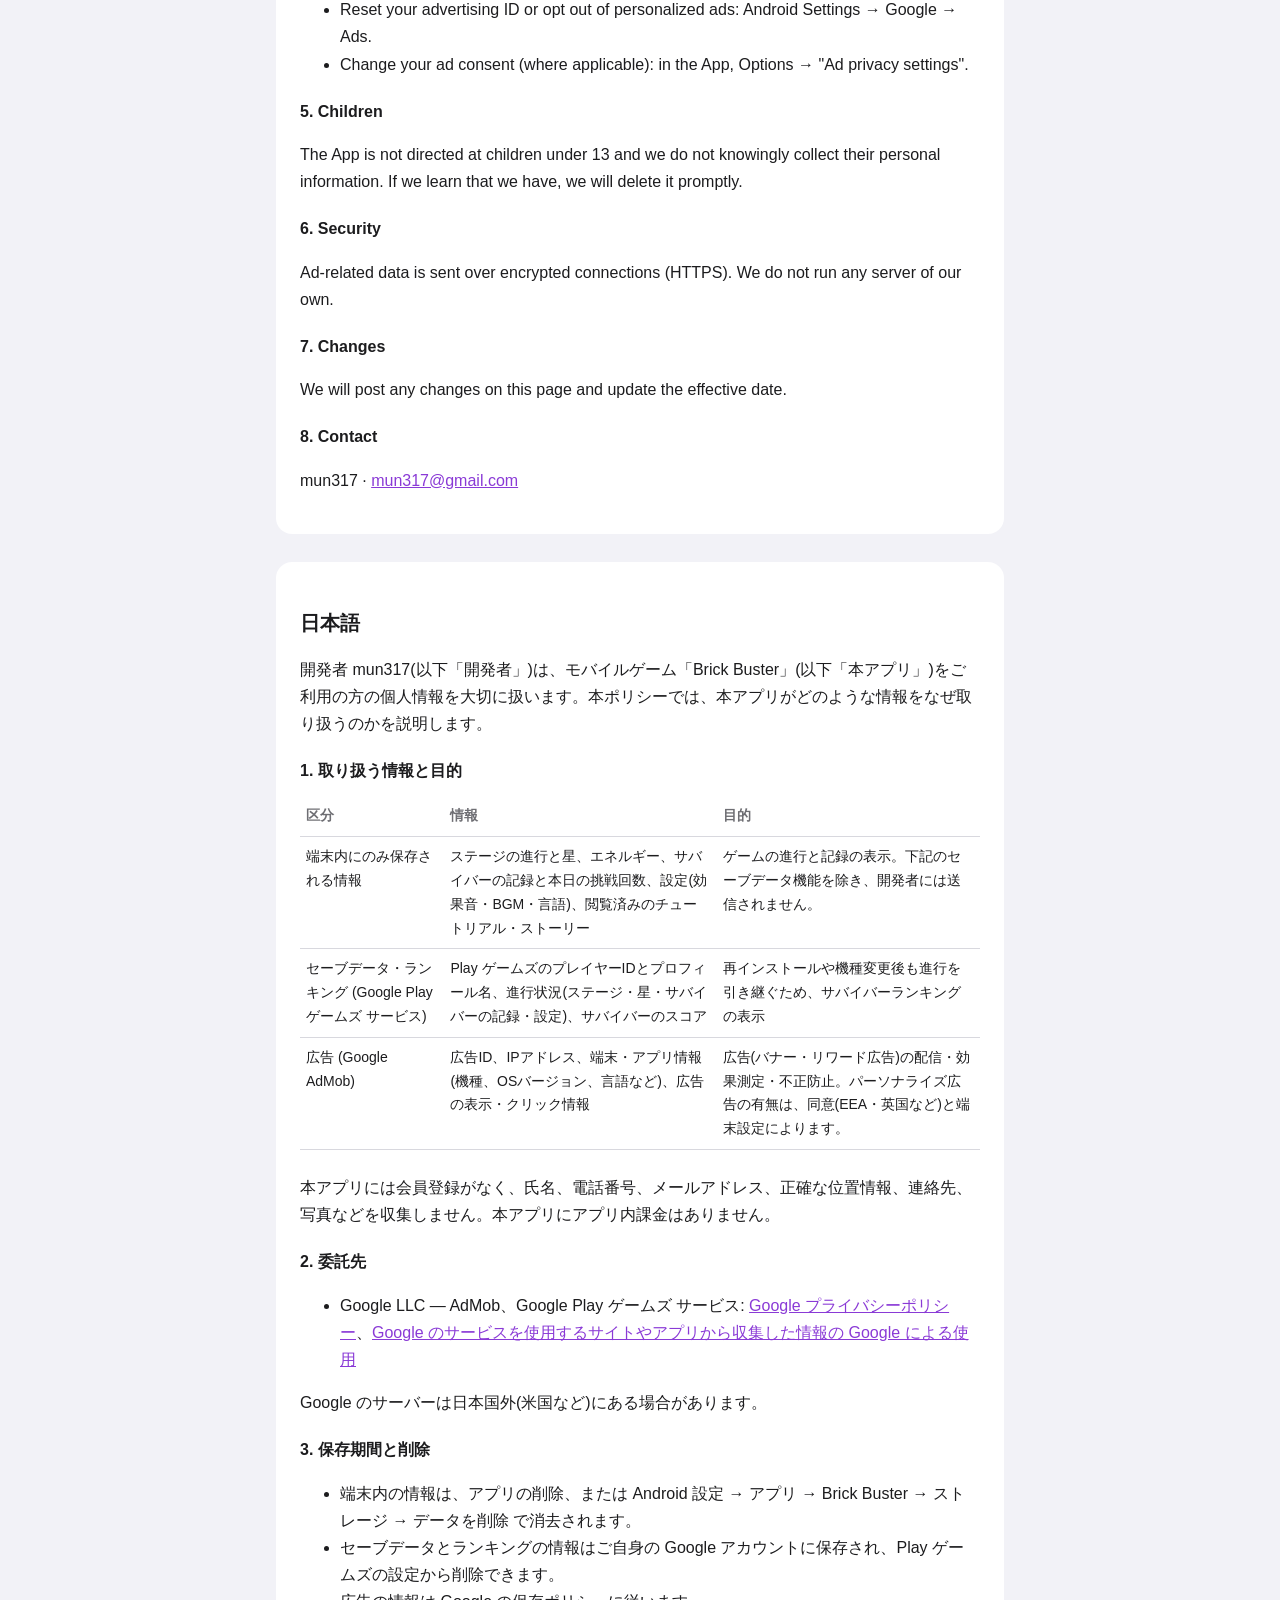
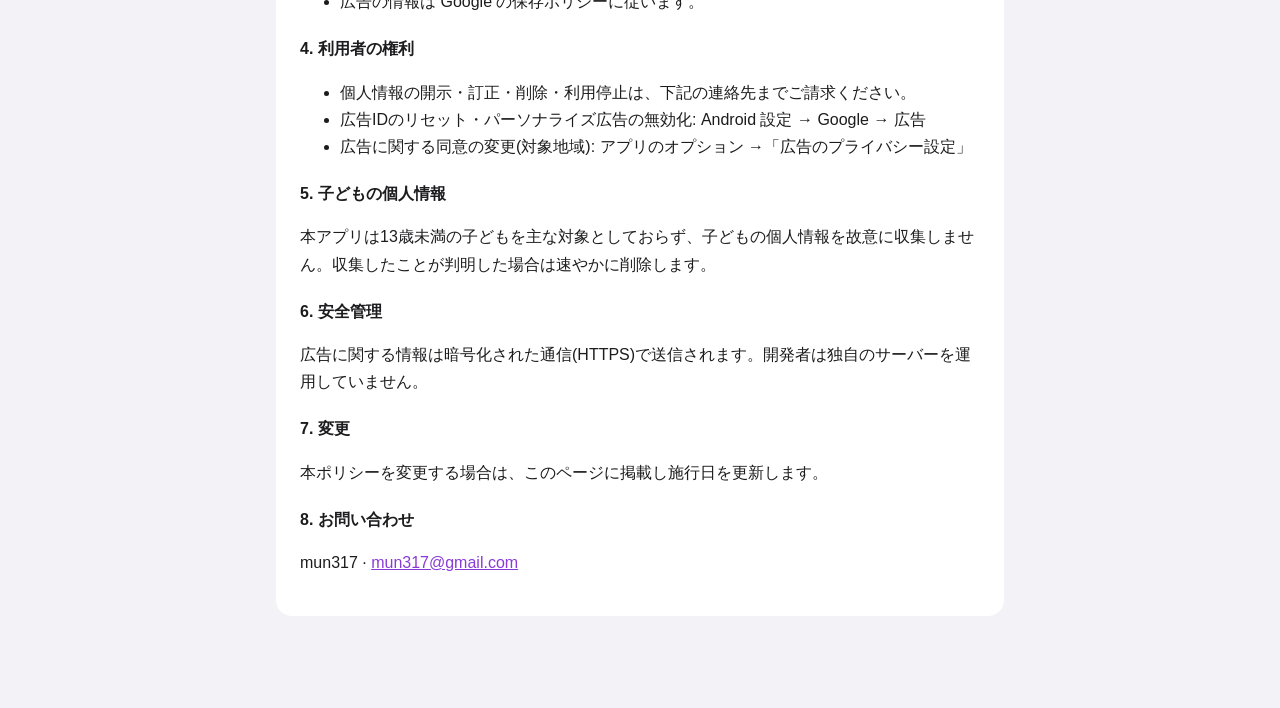
<file: brickbuster/privacy/index.html>
<!doctype html>
<html lang="ko">
<head>
<meta charset="utf-8">
<meta name="viewport" content="width=device-width, initial-scale=1, viewport-fit=cover">
<title>Brick Buster 개인정보처리방침</title>
<link rel="stylesheet" href="/style.css">
</head>
<body>
<main>
  <h1>개인정보처리방침 · Privacy Policy · プライバシーポリシー</h1>
  <p class="meta">Brick Buster / 브릭 버스터 / ブリックバスター (com.mun317.brickbuster) · 시행일 Effective date 施行日: 2026-10-23</p>
  <nav class="langs"><a href="#ko">한국어</a><a href="#en">English</a><a href="#ja">日本語</a></nav>

  <!-- ───────── 한국어 ───────── -->
  <section class="lang" id="ko" lang="ko">
    <h2>한국어</h2>
    <p>개발자 mun317(이하 "개발자")은 모바일 게임 「Brick Buster」(이하 "앱")를 이용하는 분의 개인정보를 소중히 여기며, 「개인정보 보호법」 등 관련 법령을 지킵니다. 이 방침은 앱이 어떤 정보를 왜 처리하는지, 어떻게 관리하는지 설명합니다.</p>

    <h3>1. 처리하는 정보와 목적</h3>
    <div class="table-wrap"><table>
      <tr><th>구분</th><th>정보</th><th>목적</th></tr>
      <tr><td>기기에만 저장되는 정보</td><td>스테이지 진행과 별, 에너지, 서바이버 기록과 오늘 도전 횟수, 설정(효과음·배경음악·언어), 이미 본 튜토리얼·스토리</td><td>게임 진행과 기록 표시. 아래 저장된 게임 기능을 제외하고 개발자에게 전송되지 않습니다.</td></tr>
      <tr><td>저장된 게임·순위 (Google Play 게임즈 서비스)</td><td>Play 게임즈 플레이어 ID와 프로필 이름, 진행 상황(스테이지·별·서바이버 기록·설정), 서바이버 점수</td><td>앱을 다시 설치하거나 기기를 바꿔도 진행을 이어가기, 서바이버 순위표 표시</td></tr>
      <tr><td>광고 (Google AdMob)</td><td>광고 ID, IP 주소, 기기·앱 정보(기종, OS 버전, 언어 등), 광고 노출·클릭 정보</td><td>광고 제공(배너, 보상형 광고), 광고 성과 측정, 부정 클릭 방지. 맞춤형 광고 여부는 동의(유럽 경제 지역·영국 등) 및 기기 설정에 따릅니다.</td></tr>
    </table></div>
    <p>앱은 회원 가입이 없고, 이름, 전화번호, 이메일, 정확한 위치, 연락처, 사진 등을 수집하지 않습니다. 앱에는 인앱 결제가 없습니다.</p>

    <h3>2. 처리 위탁 및 제3자 제공</h3>
    <p>광고를 위해 다음 업체가 정보를 처리합니다. 업체의 정보 처리는 해당 업체의 개인정보처리방침을 따릅니다.</p>
    <ul>
      <li>Google LLC — AdMob, Google Play 게임즈 서비스: <a href="https://policies.google.com/privacy">Google 개인정보처리방침</a>, <a href="https://policies.google.com/technologies/partner-sites">Google이 파트너 사이트·앱의 정보를 사용하는 방법</a></li>
    </ul>
    <p>Google의 서버는 대한민국 밖(미국 등)에 있을 수 있으며, 정보는 앱 이용 시 네트워크를 통해 전송됩니다.</p>

    <h3>3. 보유 기간과 파기</h3>
    <ul>
      <li>기기에 저장된 정보: 앱 삭제 또는 Android 설정 → 애플리케이션 → Brick Buster → 저장공간 → 데이터 삭제 시 즉시 삭제됩니다.</li>
      <li>저장된 게임과 순위 정보: 이용자의 Google 계정에 저장되며, Play 게임즈 설정에서 삭제할 수 있습니다.</li>
      <li>광고 정보: Google의 보관 정책에 따릅니다.</li>
    </ul>

    <h3>4. 이용자의 권리</h3>
    <ul>
      <li>개인정보의 열람, 정정, 삭제, 처리 정지를 아래 연락처로 요청할 수 있으며, 지체 없이 처리합니다.</li>
      <li>광고 ID 재설정 또는 맞춤형 광고 해제: Android 설정 → Google → 광고</li>
      <li>광고 동의 변경(해당 지역): 앱의 옵션 → "광고 개인정보 설정"</li>
    </ul>

    <h3>5. 아동의 개인정보</h3>
    <p>앱은 만 13세 미만 아동을 주 대상으로 하지 않으며, 아동의 개인정보를 고의로 수집하지 않습니다. 만 14세 미만 아동의 정보가 처리된 사실을 알게 되면 지체 없이 삭제합니다.</p>

    <h3>6. 안전성 확보 조치</h3>
    <p>광고 관련 정보는 암호화된 통신(HTTPS)으로 전송됩니다. 개발자는 별도의 서버를 운영하지 않습니다.</p>

    <h3>7. 방침의 변경</h3>
    <p>이 방침이 바뀌면 이 페이지에 게시하고 시행일을 갱신합니다.</p>

    <h3>8. 개인정보 보호책임자 및 문의</h3>
    <p>mun317 · <a href="mailto:mun317@gmail.com">mun317@gmail.com</a></p>
  </section>

  <!-- ───────── English ───────── -->
  <section class="lang" id="en" lang="en">
    <h2>English</h2>
    <p>Developer mun317 ("we") respects the privacy of everyone who uses the mobile game "Brick Buster" (the "App"). This policy explains what information the App processes, why, and how it is handled.</p>

    <h3>1. Information we process and why</h3>
    <div class="table-wrap"><table>
      <tr><th>Category</th><th>Information</th><th>Purpose</th></tr>
      <tr><td>Stored only on your device</td><td>Stage progress and stars, energy, Survivor records and today's runs, settings (sound, music, language), tutorials and story scenes already seen</td><td>Running the game and showing your records. Not sent to us, except through the saved-game feature below.</td></tr>
      <tr><td>Saved games and leaderboard (Google Play Games Services)</td><td>Play Games player ID and profile name, your progress (stages, stars, Survivor records, settings), Survivor scores</td><td>Keeping your progress after a reinstall or on a new device, and showing the Survivor leaderboard</td></tr>
      <tr><td>Ads (Google AdMob)</td><td>Advertising ID, IP address, device and app information (model, OS version, language), ad impressions and clicks</td><td>Serving banner and rewarded ads, measuring ads and preventing fraud. Whether ads are personalized depends on your consent (EEA, UK and similar regions) and your device settings.</td></tr>
    </table></div>
    <p>The App has no sign-up and does not collect your name, phone number, email address, precise location, contacts or photos. The App has no in-app purchases.</p>

    <h3>2. Service providers</h3>
    <ul>
      <li>Google LLC — AdMob, Google Play Games Services: <a href="https://policies.google.com/privacy">Google Privacy Policy</a>, <a href="https://policies.google.com/technologies/partner-sites">How Google uses information from sites or apps that use its services</a></li>
    </ul>
    <p>Google's servers may be located outside your country, including in the United States.</p>

    <h3>3. Retention and deletion</h3>
    <ul>
      <li>On-device data is deleted when you uninstall the App or clear its data (Android Settings → Apps → Brick Buster → Storage → Clear data).</li>
      <li>Saved games and leaderboard data are stored in your Google account and can be deleted from Play Games settings.</li>
      <li>Ad data is retained under Google's policies.</li>
    </ul>

    <h3>4. Your rights</h3>
    <ul>
      <li>You can ask us to access, correct, delete or stop processing your data by emailing the address below.</li>
      <li>Reset your advertising ID or opt out of personalized ads: Android Settings → Google → Ads.</li>
      <li>Change your ad consent (where applicable): in the App, Options → "Ad privacy settings".</li>
    </ul>

    <h3>5. Children</h3>
    <p>The App is not directed at children under 13 and we do not knowingly collect their personal information. If we learn that we have, we will delete it promptly.</p>

    <h3>6. Security</h3>
    <p>Ad-related data is sent over encrypted connections (HTTPS). We do not run any server of our own.</p>

    <h3>7. Changes</h3>
    <p>We will post any changes on this page and update the effective date.</p>

    <h3>8. Contact</h3>
    <p>mun317 · <a href="mailto:mun317@gmail.com">mun317@gmail.com</a></p>
  </section>

  <!-- ───────── 日本語 ───────── -->
  <section class="lang" id="ja" lang="ja">
    <h2>日本語</h2>
    <p>開発者 mun317(以下「開発者」)は、モバイルゲーム「Brick Buster」(以下「本アプリ」)をご利用の方の個人情報を大切に扱います。本ポリシーでは、本アプリがどのような情報をなぜ取り扱うのかを説明します。</p>

    <h3>1. 取り扱う情報と目的</h3>
    <div class="table-wrap"><table>
      <tr><th>区分</th><th>情報</th><th>目的</th></tr>
      <tr><td>端末内にのみ保存される情報</td><td>ステージの進行と星、エネルギー、サバイバーの記録と本日の挑戦回数、設定(効果音・BGM・言語)、閲覧済みのチュートリアル・ストーリー</td><td>ゲームの進行と記録の表示。下記のセーブデータ機能を除き、開発者には送信されません。</td></tr>
      <tr><td>セーブデータ・ランキング (Google Play ゲームズ サービス)</td><td>Play ゲームズのプレイヤーIDとプロフィール名、進行状況(ステージ・星・サバイバーの記録・設定)、サバイバーのスコア</td><td>再インストールや機種変更後も進行を引き継ぐため、サバイバーランキングの表示</td></tr>
      <tr><td>広告 (Google AdMob)</td><td>広告ID、IPアドレス、端末・アプリ情報(機種、OSバージョン、言語など)、広告の表示・クリック情報</td><td>広告(バナー・リワード広告)の配信・効果測定・不正防止。パーソナライズ広告の有無は、同意(EEA・英国など)と端末設定によります。</td></tr>
    </table></div>
    <p>本アプリには会員登録がなく、氏名、電話番号、メールアドレス、正確な位置情報、連絡先、写真などを収集しません。本アプリにアプリ内課金はありません。</p>

    <h3>2. 委託先</h3>
    <ul>
      <li>Google LLC — AdMob、Google Play ゲームズ サービス: <a href="https://policies.google.com/privacy">Google プライバシーポリシー</a>、<a href="https://policies.google.com/technologies/partner-sites">Google のサービスを使用するサイトやアプリから収集した情報の Google による使用</a></li>
    </ul>
    <p>Google のサーバーは日本国外(米国など)にある場合があります。</p>

    <h3>3. 保存期間と削除</h3>
    <ul>
      <li>端末内の情報は、アプリの削除、または Android 設定 → アプリ → Brick Buster → ストレージ → データを削除 で消去されます。</li>
      <li>セーブデータとランキングの情報はご自身の Google アカウントに保存され、Play ゲームズの設定から削除できます。</li>
      <li>広告の情報は Google の保存ポリシーに従います。</li>
    </ul>

    <h3>4. 利用者の権利</h3>
    <ul>
      <li>個人情報の開示・訂正・削除・利用停止は、下記の連絡先までご請求ください。</li>
      <li>広告IDのリセット・パーソナライズ広告の無効化: Android 設定 → Google → 広告</li>
      <li>広告に関する同意の変更(対象地域): アプリのオプション →「広告のプライバシー設定」</li>
    </ul>

    <h3>5. 子どもの個人情報</h3>
    <p>本アプリは13歳未満の子どもを主な対象としておらず、子どもの個人情報を故意に収集しません。収集したことが判明した場合は速やかに削除します。</p>

    <h3>6. 安全管理</h3>
    <p>広告に関する情報は暗号化された通信(HTTPS)で送信されます。開発者は独自のサーバーを運用していません。</p>

    <h3>7. 変更</h3>
    <p>本ポリシーを変更する場合は、このページに掲載し施行日を更新します。</p>

    <h3>8. お問い合わせ</h3>
    <p>mun317 · <a href="mailto:mun317@gmail.com">mun317@gmail.com</a></p>
  </section>
</main>
</body>
</html>
</file>
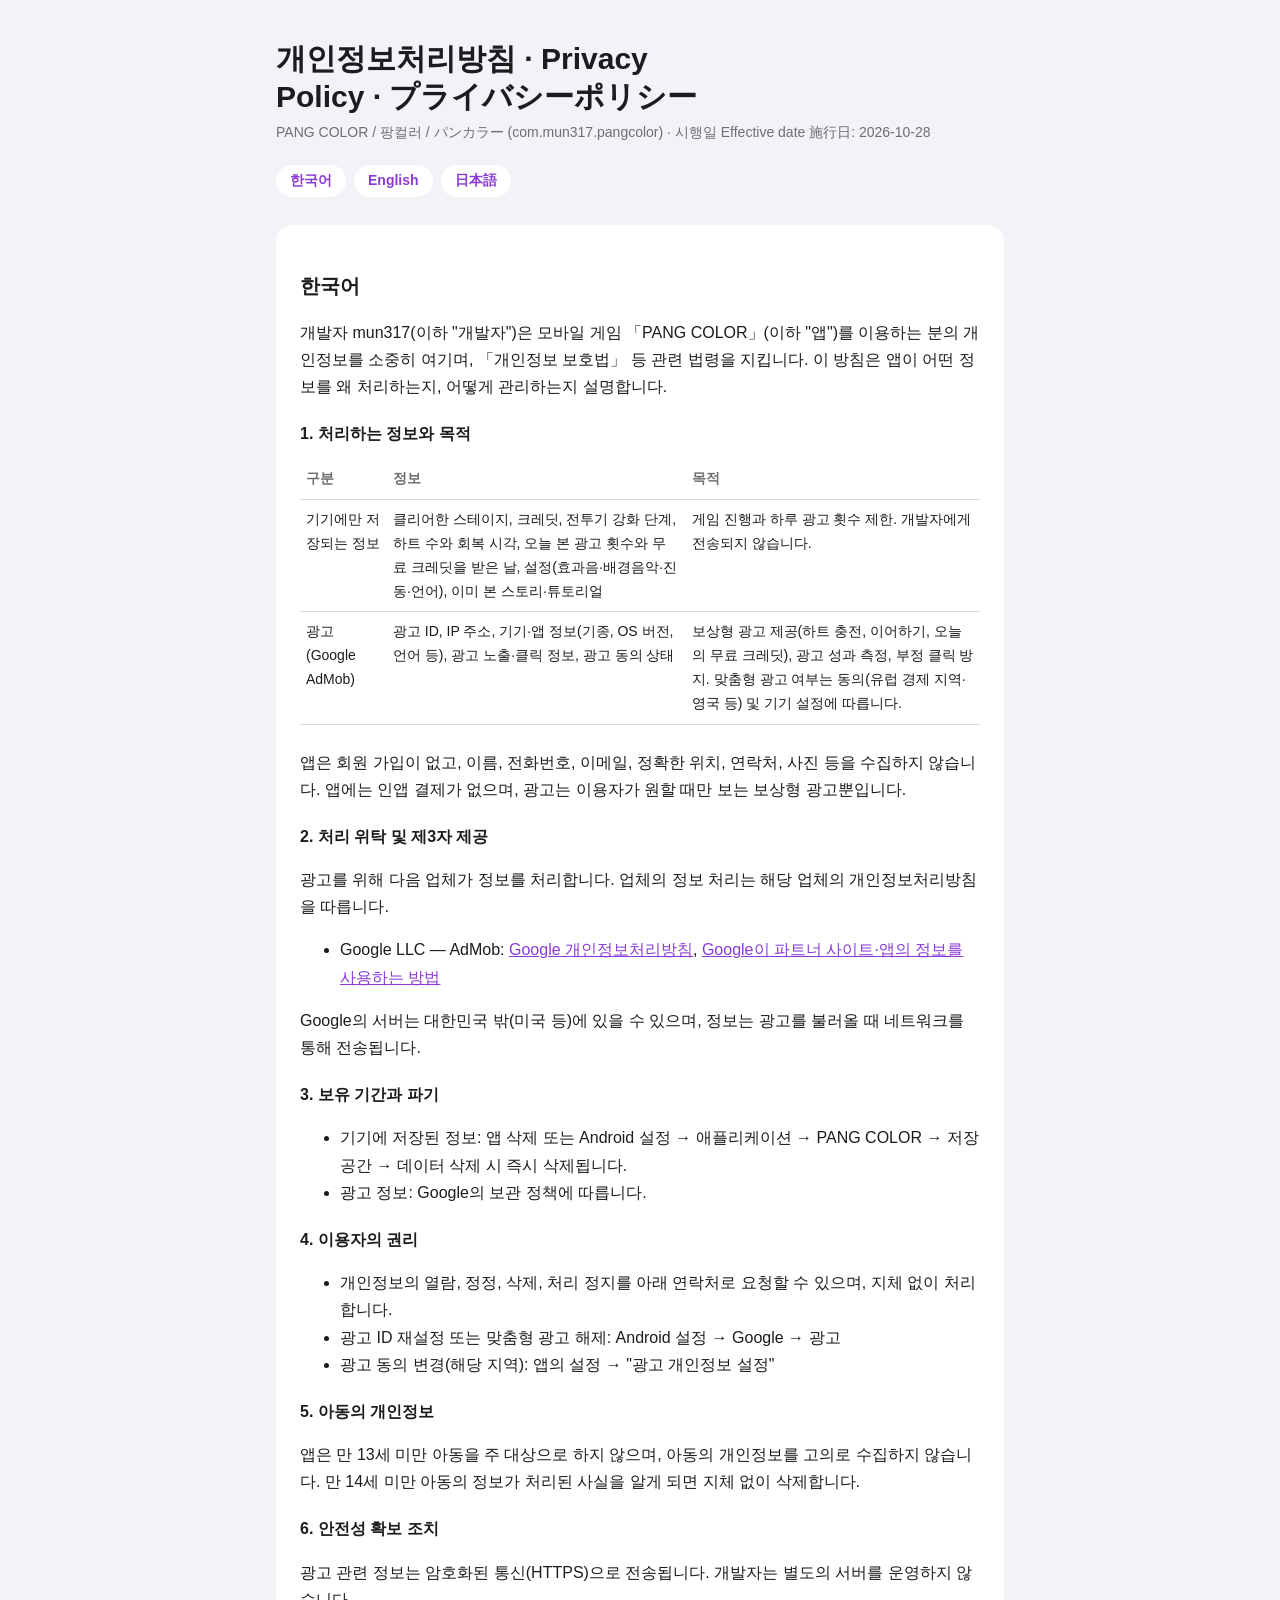
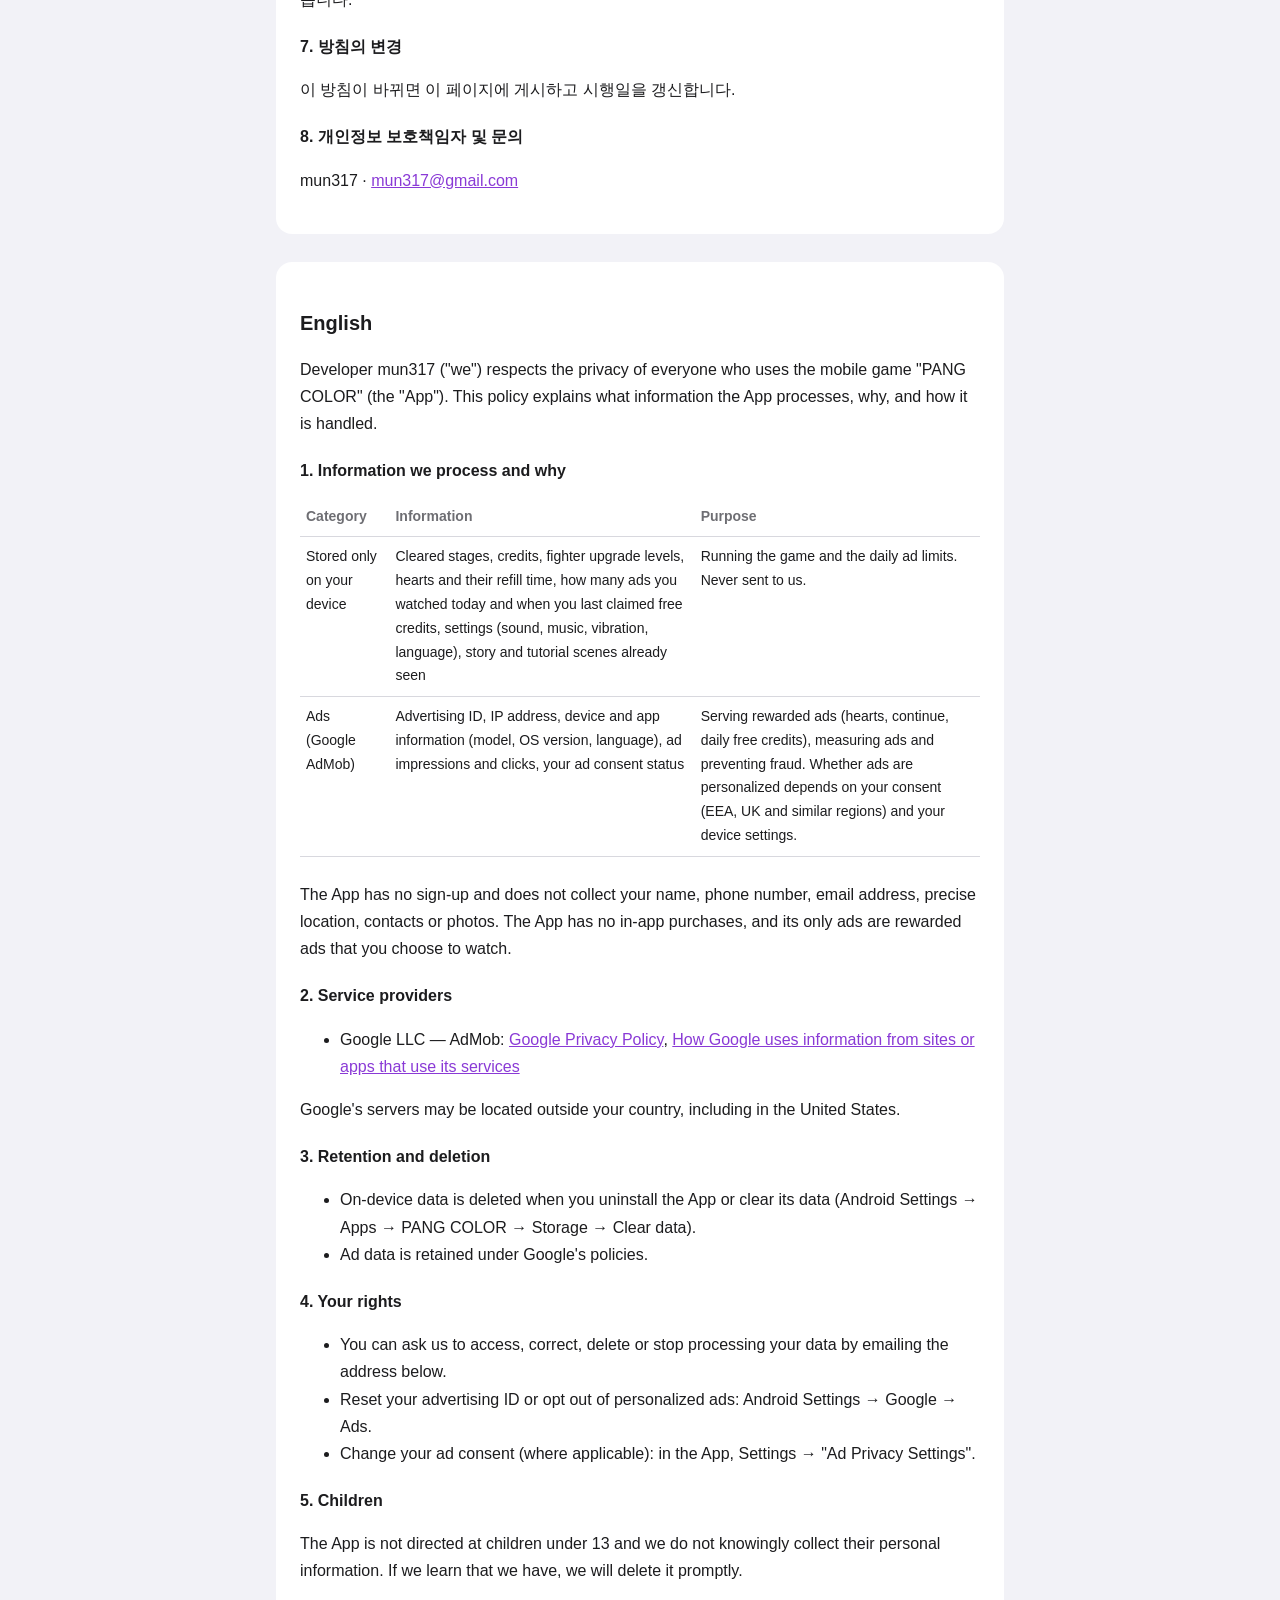
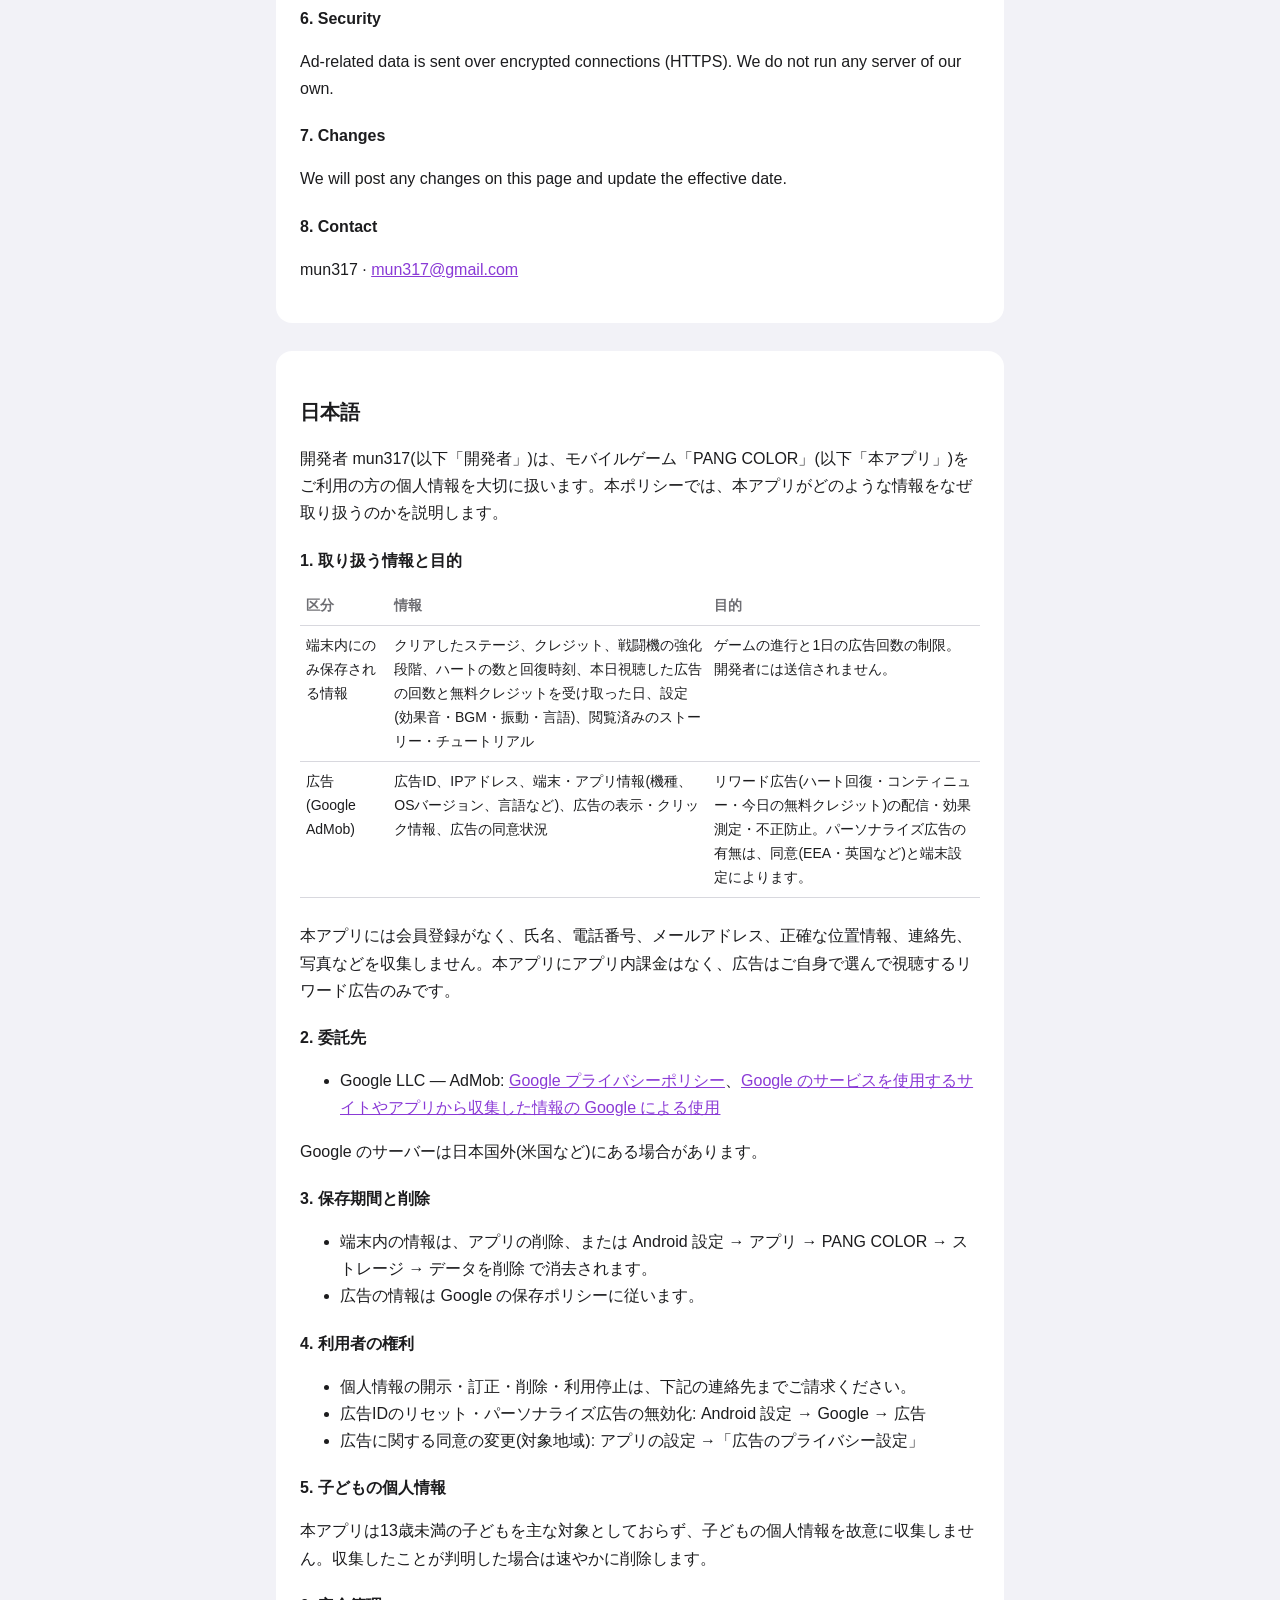
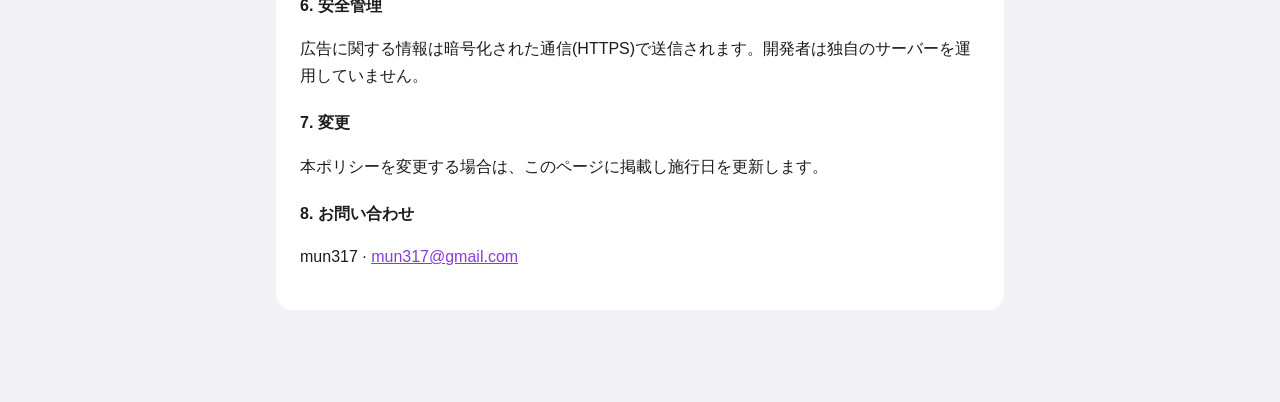
<file: pangcolor/privacy/index.html>
<!doctype html>
<html lang="ko">
<head>
<meta charset="utf-8">
<meta name="viewport" content="width=device-width, initial-scale=1, viewport-fit=cover">
<title>PANG COLOR 개인정보처리방침</title>
<link rel="stylesheet" href="/style.css">
</head>
<body>
<main>
  <h1>개인정보처리방침 · Privacy Policy · プライバシーポリシー</h1>
  <p class="meta">PANG COLOR / 팡컬러 / パンカラー (com.mun317.pangcolor) · 시행일 Effective date 施行日: 2026-10-28</p>
  <nav class="langs"><a href="#ko">한국어</a><a href="#en">English</a><a href="#ja">日本語</a></nav>

  <!-- ───────── 한국어 ───────── -->
  <section class="lang" id="ko" lang="ko">
    <h2>한국어</h2>
    <p>개발자 mun317(이하 "개발자")은 모바일 게임 「PANG COLOR」(이하 "앱")를 이용하는 분의 개인정보를 소중히 여기며, 「개인정보 보호법」 등 관련 법령을 지킵니다. 이 방침은 앱이 어떤 정보를 왜 처리하는지, 어떻게 관리하는지 설명합니다.</p>

    <h3>1. 처리하는 정보와 목적</h3>
    <div class="table-wrap"><table>
      <tr><th>구분</th><th>정보</th><th>목적</th></tr>
      <tr><td>기기에만 저장되는 정보</td><td>클리어한 스테이지, 크레딧, 전투기 강화 단계, 하트 수와 회복 시각, 오늘 본 광고 횟수와 무료 크레딧을 받은 날, 설정(효과음·배경음악·진동·언어), 이미 본 스토리·튜토리얼</td><td>게임 진행과 하루 광고 횟수 제한. 개발자에게 전송되지 않습니다.</td></tr>
      <tr><td>광고 (Google AdMob)</td><td>광고 ID, IP 주소, 기기·앱 정보(기종, OS 버전, 언어 등), 광고 노출·클릭 정보, 광고 동의 상태</td><td>보상형 광고 제공(하트 충전, 이어하기, 오늘의 무료 크레딧), 광고 성과 측정, 부정 클릭 방지. 맞춤형 광고 여부는 동의(유럽 경제 지역·영국 등) 및 기기 설정에 따릅니다.</td></tr>
    </table></div>
    <p>앱은 회원 가입이 없고, 이름, 전화번호, 이메일, 정확한 위치, 연락처, 사진 등을 수집하지 않습니다. 앱에는 인앱 결제가 없으며, 광고는 이용자가 원할 때만 보는 보상형 광고뿐입니다.</p>

    <h3>2. 처리 위탁 및 제3자 제공</h3>
    <p>광고를 위해 다음 업체가 정보를 처리합니다. 업체의 정보 처리는 해당 업체의 개인정보처리방침을 따릅니다.</p>
    <ul>
      <li>Google LLC — AdMob: <a href="https://policies.google.com/privacy">Google 개인정보처리방침</a>, <a href="https://policies.google.com/technologies/partner-sites">Google이 파트너 사이트·앱의 정보를 사용하는 방법</a></li>
    </ul>
    <p>Google의 서버는 대한민국 밖(미국 등)에 있을 수 있으며, 정보는 광고를 불러올 때 네트워크를 통해 전송됩니다.</p>

    <h3>3. 보유 기간과 파기</h3>
    <ul>
      <li>기기에 저장된 정보: 앱 삭제 또는 Android 설정 → 애플리케이션 → PANG COLOR → 저장공간 → 데이터 삭제 시 즉시 삭제됩니다.</li>
      <li>광고 정보: Google의 보관 정책에 따릅니다.</li>
    </ul>

    <h3>4. 이용자의 권리</h3>
    <ul>
      <li>개인정보의 열람, 정정, 삭제, 처리 정지를 아래 연락처로 요청할 수 있으며, 지체 없이 처리합니다.</li>
      <li>광고 ID 재설정 또는 맞춤형 광고 해제: Android 설정 → Google → 광고</li>
      <li>광고 동의 변경(해당 지역): 앱의 설정 → "광고 개인정보 설정"</li>
    </ul>

    <h3>5. 아동의 개인정보</h3>
    <p>앱은 만 13세 미만 아동을 주 대상으로 하지 않으며, 아동의 개인정보를 고의로 수집하지 않습니다. 만 14세 미만 아동의 정보가 처리된 사실을 알게 되면 지체 없이 삭제합니다.</p>

    <h3>6. 안전성 확보 조치</h3>
    <p>광고 관련 정보는 암호화된 통신(HTTPS)으로 전송됩니다. 개발자는 별도의 서버를 운영하지 않습니다.</p>

    <h3>7. 방침의 변경</h3>
    <p>이 방침이 바뀌면 이 페이지에 게시하고 시행일을 갱신합니다.</p>

    <h3>8. 개인정보 보호책임자 및 문의</h3>
    <p>mun317 · <a href="mailto:mun317@gmail.com">mun317@gmail.com</a></p>
  </section>

  <!-- ───────── English ───────── -->
  <section class="lang" id="en" lang="en">
    <h2>English</h2>
    <p>Developer mun317 ("we") respects the privacy of everyone who uses the mobile game "PANG COLOR" (the "App"). This policy explains what information the App processes, why, and how it is handled.</p>

    <h3>1. Information we process and why</h3>
    <div class="table-wrap"><table>
      <tr><th>Category</th><th>Information</th><th>Purpose</th></tr>
      <tr><td>Stored only on your device</td><td>Cleared stages, credits, fighter upgrade levels, hearts and their refill time, how many ads you watched today and when you last claimed free credits, settings (sound, music, vibration, language), story and tutorial scenes already seen</td><td>Running the game and the daily ad limits. Never sent to us.</td></tr>
      <tr><td>Ads (Google AdMob)</td><td>Advertising ID, IP address, device and app information (model, OS version, language), ad impressions and clicks, your ad consent status</td><td>Serving rewarded ads (hearts, continue, daily free credits), measuring ads and preventing fraud. Whether ads are personalized depends on your consent (EEA, UK and similar regions) and your device settings.</td></tr>
    </table></div>
    <p>The App has no sign-up and does not collect your name, phone number, email address, precise location, contacts or photos. The App has no in-app purchases, and its only ads are rewarded ads that you choose to watch.</p>

    <h3>2. Service providers</h3>
    <ul>
      <li>Google LLC — AdMob: <a href="https://policies.google.com/privacy">Google Privacy Policy</a>, <a href="https://policies.google.com/technologies/partner-sites">How Google uses information from sites or apps that use its services</a></li>
    </ul>
    <p>Google's servers may be located outside your country, including in the United States.</p>

    <h3>3. Retention and deletion</h3>
    <ul>
      <li>On-device data is deleted when you uninstall the App or clear its data (Android Settings → Apps → PANG COLOR → Storage → Clear data).</li>
      <li>Ad data is retained under Google's policies.</li>
    </ul>

    <h3>4. Your rights</h3>
    <ul>
      <li>You can ask us to access, correct, delete or stop processing your data by emailing the address below.</li>
      <li>Reset your advertising ID or opt out of personalized ads: Android Settings → Google → Ads.</li>
      <li>Change your ad consent (where applicable): in the App, Settings → "Ad Privacy Settings".</li>
    </ul>

    <h3>5. Children</h3>
    <p>The App is not directed at children under 13 and we do not knowingly collect their personal information. If we learn that we have, we will delete it promptly.</p>

    <h3>6. Security</h3>
    <p>Ad-related data is sent over encrypted connections (HTTPS). We do not run any server of our own.</p>

    <h3>7. Changes</h3>
    <p>We will post any changes on this page and update the effective date.</p>

    <h3>8. Contact</h3>
    <p>mun317 · <a href="mailto:mun317@gmail.com">mun317@gmail.com</a></p>
  </section>

  <!-- ───────── 日本語 ───────── -->
  <section class="lang" id="ja" lang="ja">
    <h2>日本語</h2>
    <p>開発者 mun317(以下「開発者」)は、モバイルゲーム「PANG COLOR」(以下「本アプリ」)をご利用の方の個人情報を大切に扱います。本ポリシーでは、本アプリがどのような情報をなぜ取り扱うのかを説明します。</p>

    <h3>1. 取り扱う情報と目的</h3>
    <div class="table-wrap"><table>
      <tr><th>区分</th><th>情報</th><th>目的</th></tr>
      <tr><td>端末内にのみ保存される情報</td><td>クリアしたステージ、クレジット、戦闘機の強化段階、ハートの数と回復時刻、本日視聴した広告の回数と無料クレジットを受け取った日、設定(効果音・BGM・振動・言語)、閲覧済みのストーリー・チュートリアル</td><td>ゲームの進行と1日の広告回数の制限。開発者には送信されません。</td></tr>
      <tr><td>広告 (Google AdMob)</td><td>広告ID、IPアドレス、端末・アプリ情報(機種、OSバージョン、言語など)、広告の表示・クリック情報、広告の同意状況</td><td>リワード広告(ハート回復・コンティニュー・今日の無料クレジット)の配信・効果測定・不正防止。パーソナライズ広告の有無は、同意(EEA・英国など)と端末設定によります。</td></tr>
    </table></div>
    <p>本アプリには会員登録がなく、氏名、電話番号、メールアドレス、正確な位置情報、連絡先、写真などを収集しません。本アプリにアプリ内課金はなく、広告はご自身で選んで視聴するリワード広告のみです。</p>

    <h3>2. 委託先</h3>
    <ul>
      <li>Google LLC — AdMob: <a href="https://policies.google.com/privacy">Google プライバシーポリシー</a>、<a href="https://policies.google.com/technologies/partner-sites">Google のサービスを使用するサイトやアプリから収集した情報の Google による使用</a></li>
    </ul>
    <p>Google のサーバーは日本国外(米国など)にある場合があります。</p>

    <h3>3. 保存期間と削除</h3>
    <ul>
      <li>端末内の情報は、アプリの削除、または Android 設定 → アプリ → PANG COLOR → ストレージ → データを削除 で消去されます。</li>
      <li>広告の情報は Google の保存ポリシーに従います。</li>
    </ul>

    <h3>4. 利用者の権利</h3>
    <ul>
      <li>個人情報の開示・訂正・削除・利用停止は、下記の連絡先までご請求ください。</li>
      <li>広告IDのリセット・パーソナライズ広告の無効化: Android 設定 → Google → 広告</li>
      <li>広告に関する同意の変更(対象地域): アプリの設定 →「広告のプライバシー設定」</li>
    </ul>

    <h3>5. 子どもの個人情報</h3>
    <p>本アプリは13歳未満の子どもを主な対象としておらず、子どもの個人情報を故意に収集しません。収集したことが判明した場合は速やかに削除します。</p>

    <h3>6. 安全管理</h3>
    <p>広告に関する情報は暗号化された通信(HTTPS)で送信されます。開発者は独自のサーバーを運用していません。</p>

    <h3>7. 変更</h3>
    <p>本ポリシーを変更する場合は、このページに掲載し施行日を更新します。</p>

    <h3>8. お問い合わせ</h3>
    <p>mun317 · <a href="mailto:mun317@gmail.com">mun317@gmail.com</a></p>
  </section>
</main>
</body>
</html>
</file>
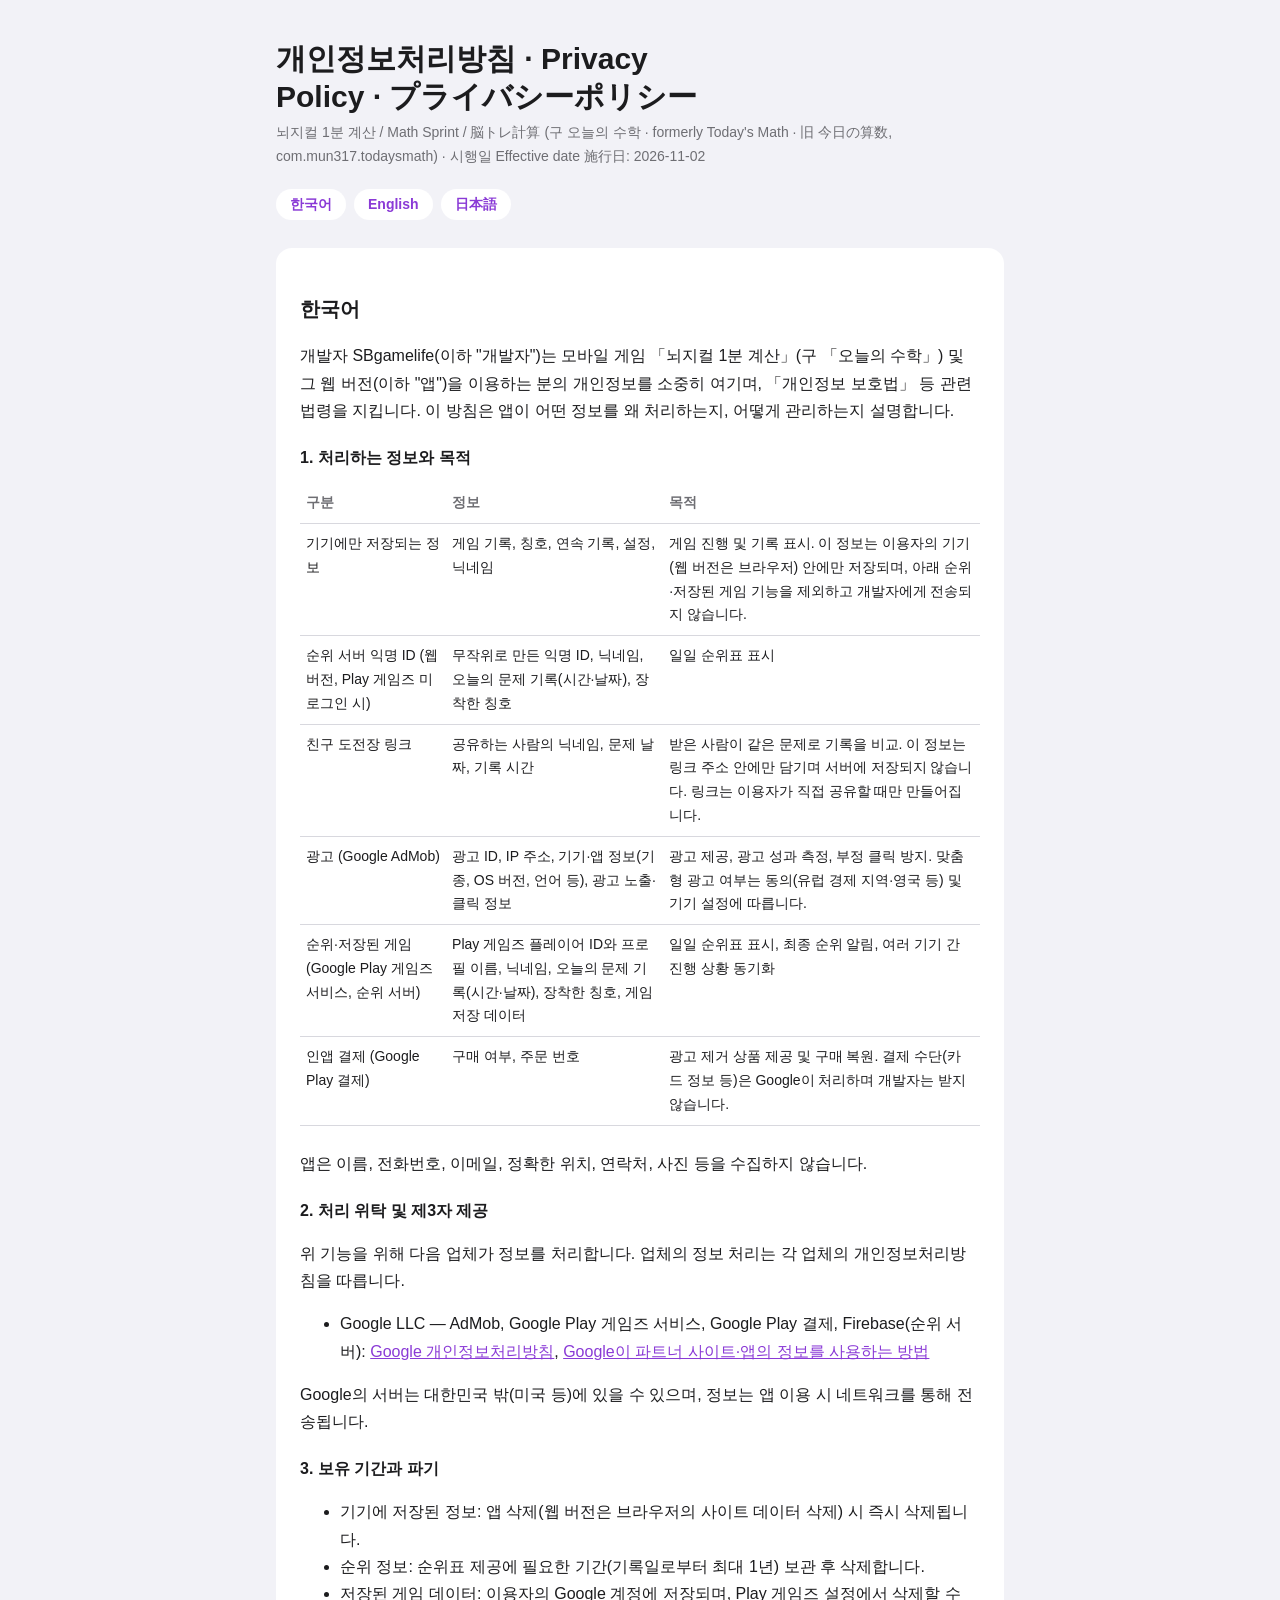
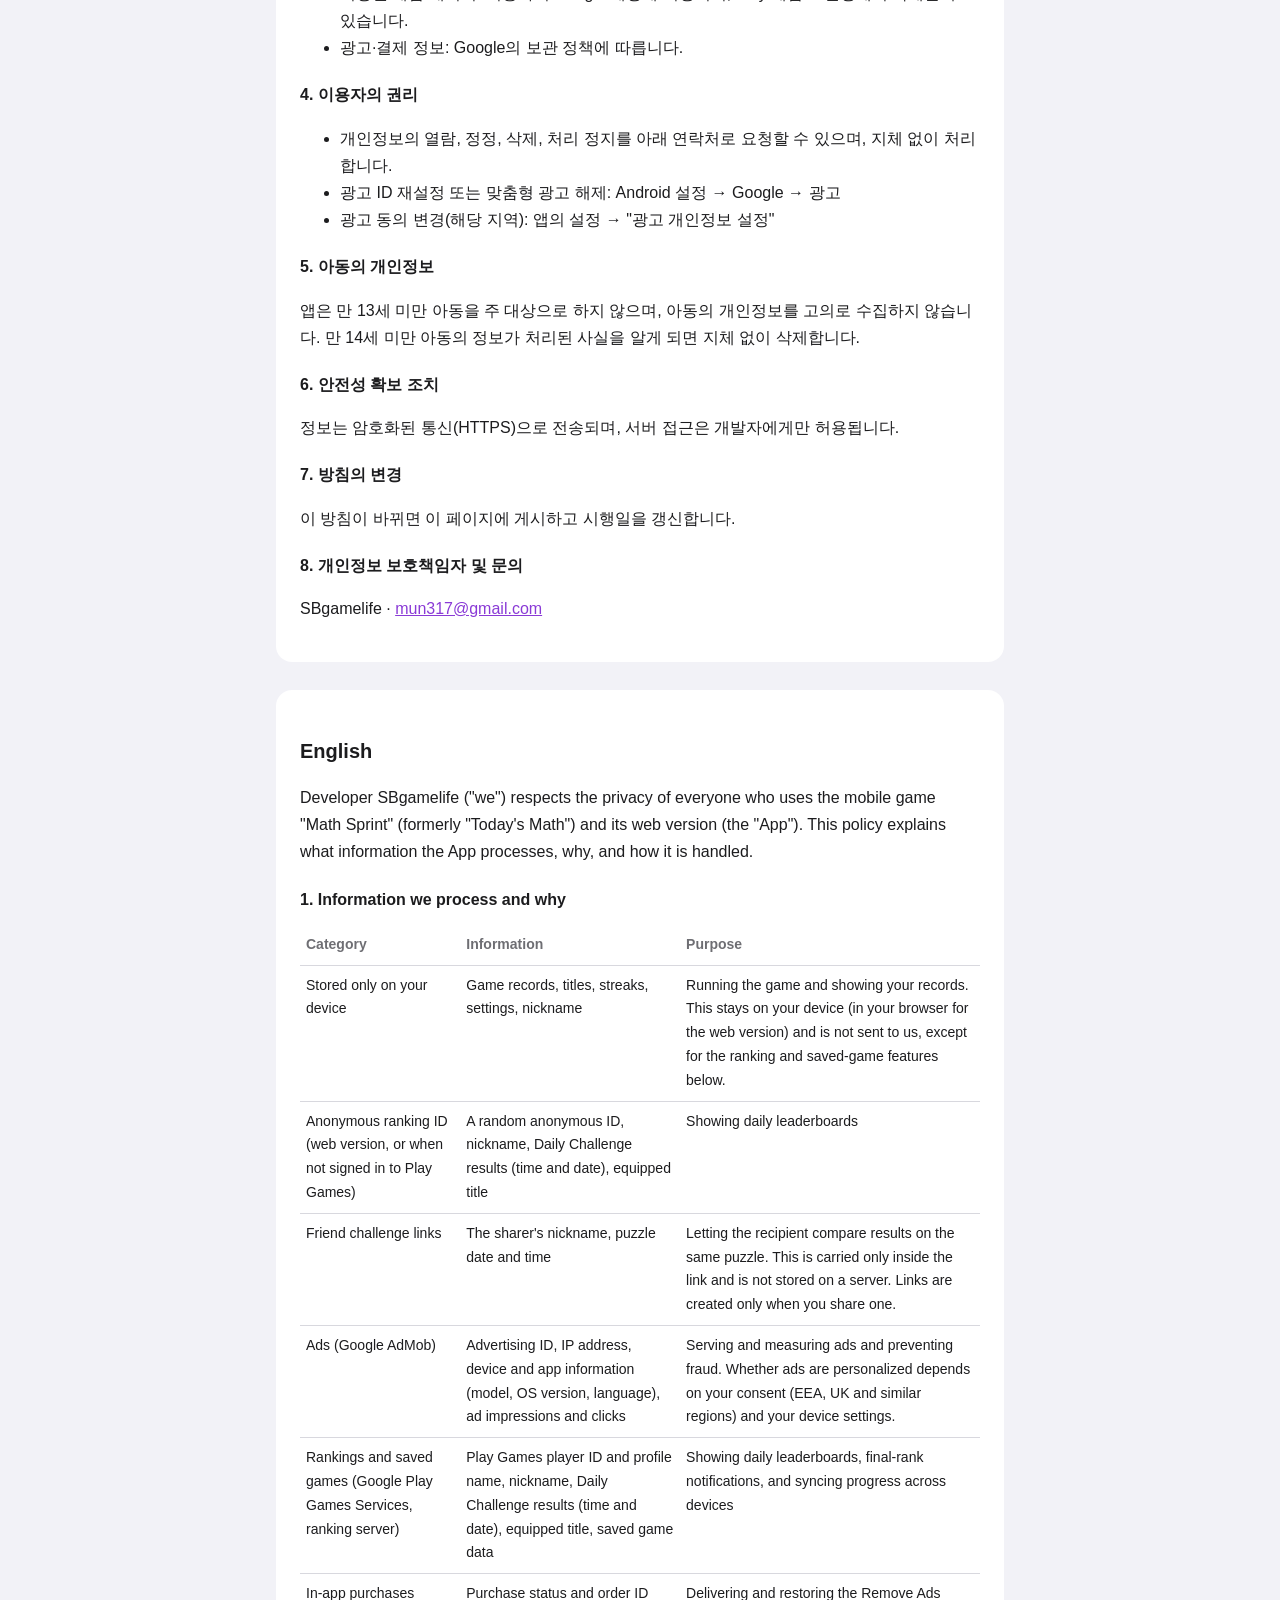
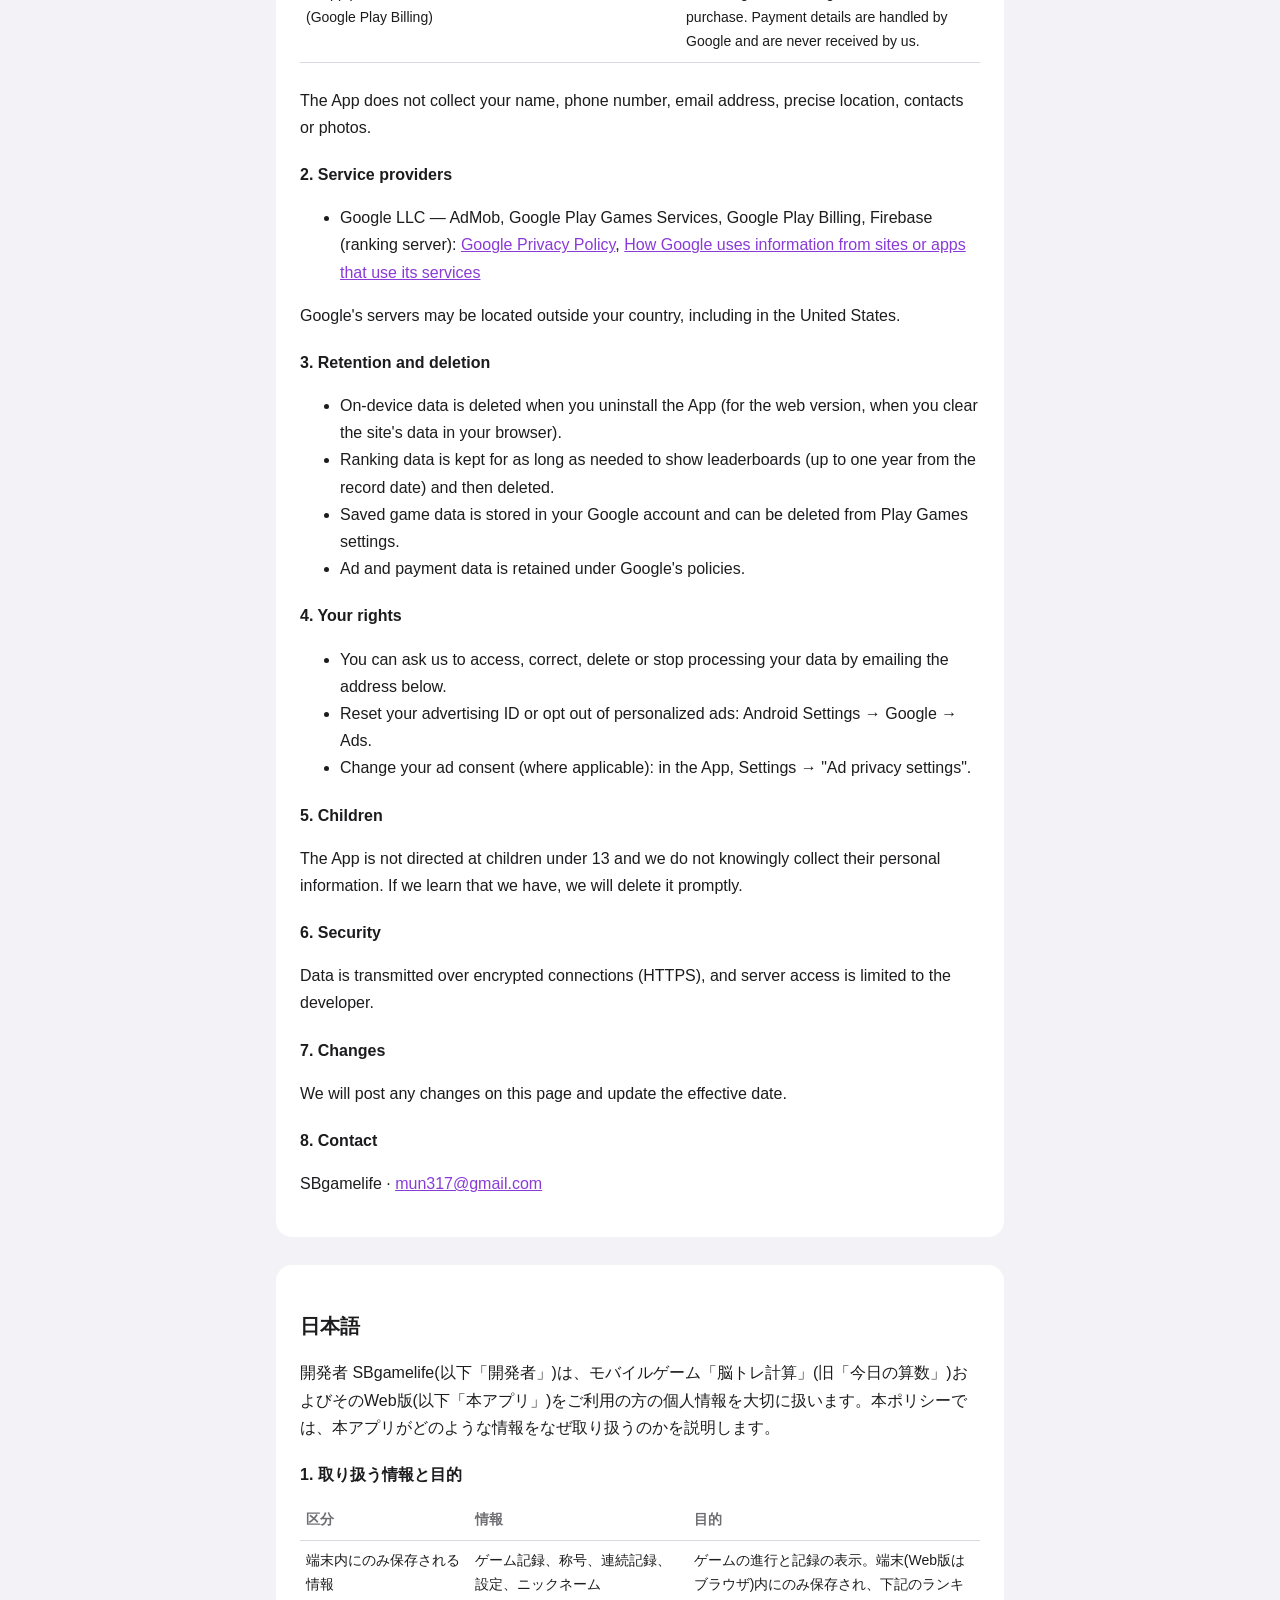
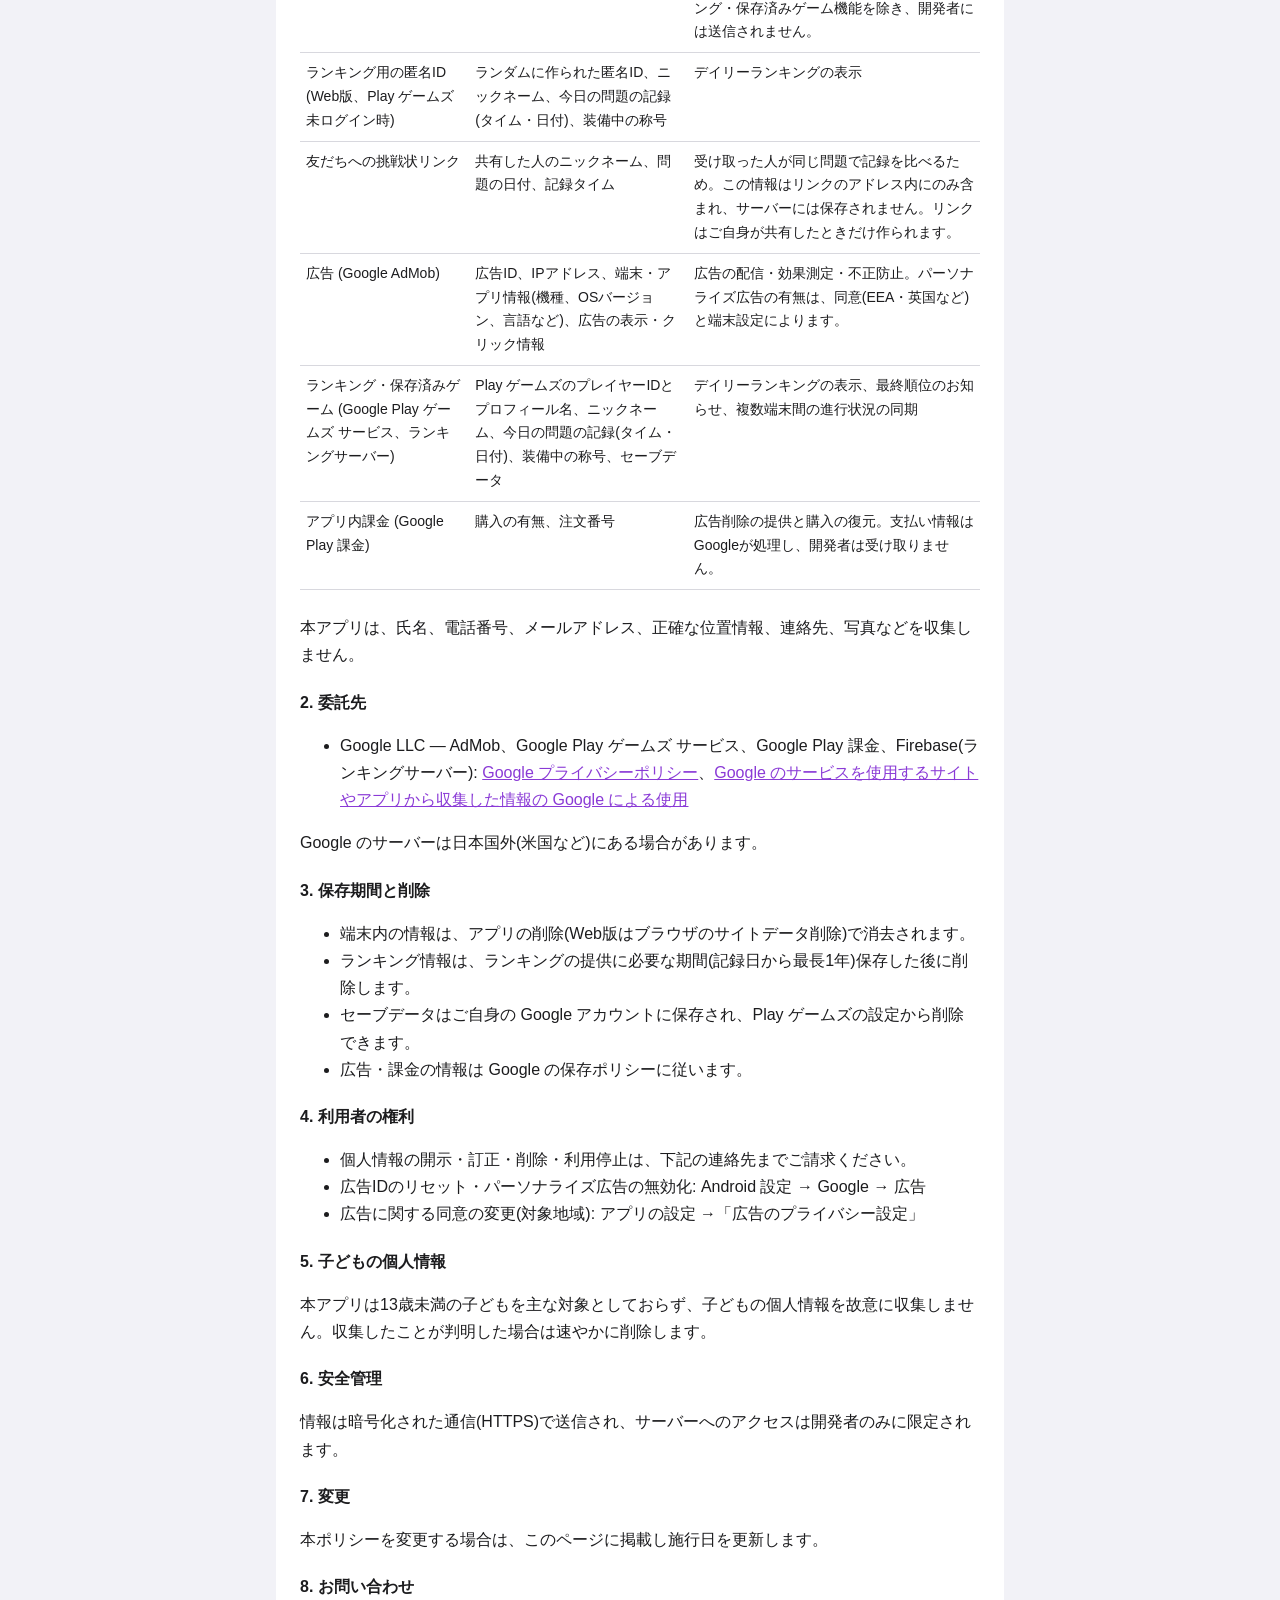
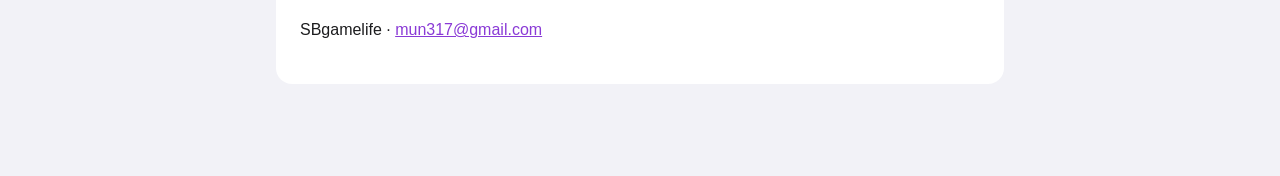
<file: todaysmath/privacy/index.html>
<!doctype html>
<html lang="ko">
<head>
<meta charset="utf-8">
<meta name="viewport" content="width=device-width, initial-scale=1, viewport-fit=cover">
<title>뇌지컬 1분 계산 개인정보처리방침</title>
<link rel="stylesheet" href="/style.css">
</head>
<body>
<main>
  <h1>개인정보처리방침 · Privacy Policy · プライバシーポリシー</h1>
  <p class="meta">뇌지컬 1분 계산 / Math Sprint / 脳トレ計算 (구 오늘의 수학 · formerly Today's Math · 旧 今日の算数, com.mun317.todaysmath) · 시행일 Effective date 施行日: 2026-11-02</p>
  <nav class="langs"><a href="#ko">한국어</a><a href="#en">English</a><a href="#ja">日本語</a></nav>

  <!-- ───────── 한국어 ───────── -->
  <section class="lang" id="ko" lang="ko">
    <h2>한국어</h2>
    <p>개발자 SBgamelife(이하 "개발자")는 모바일 게임 「뇌지컬 1분 계산」(구 「오늘의 수학」) 및 그 웹 버전(이하 "앱")을 이용하는 분의 개인정보를 소중히 여기며, 「개인정보 보호법」 등 관련 법령을 지킵니다. 이 방침은 앱이 어떤 정보를 왜 처리하는지, 어떻게 관리하는지 설명합니다.</p>

    <h3>1. 처리하는 정보와 목적</h3>
    <div class="table-wrap"><table>
      <tr><th>구분</th><th>정보</th><th>목적</th></tr>
      <tr><td>기기에만 저장되는 정보</td><td>게임 기록, 칭호, 연속 기록, 설정, 닉네임</td><td>게임 진행 및 기록 표시. 이 정보는 이용자의 기기(웹 버전은 브라우저) 안에만 저장되며, 아래 순위·저장된 게임 기능을 제외하고 개발자에게 전송되지 않습니다.</td></tr>
      <tr><td>순위 서버 익명 ID (웹 버전, Play 게임즈 미로그인 시)</td><td>무작위로 만든 익명 ID, 닉네임, 오늘의 문제 기록(시간·날짜), 장착한 칭호</td><td>일일 순위표 표시</td></tr>
      <tr><td>친구 도전장 링크</td><td>공유하는 사람의 닉네임, 문제 날짜, 기록 시간</td><td>받은 사람이 같은 문제로 기록을 비교. 이 정보는 링크 주소 안에만 담기며 서버에 저장되지 않습니다. 링크는 이용자가 직접 공유할 때만 만들어집니다.</td></tr>
      <tr><td>광고 (Google AdMob)</td><td>광고 ID, IP 주소, 기기·앱 정보(기종, OS 버전, 언어 등), 광고 노출·클릭 정보</td><td>광고 제공, 광고 성과 측정, 부정 클릭 방지. 맞춤형 광고 여부는 동의(유럽 경제 지역·영국 등) 및 기기 설정에 따릅니다.</td></tr>
      <tr><td>순위·저장된 게임 (Google Play 게임즈 서비스, 순위 서버)</td><td>Play 게임즈 플레이어 ID와 프로필 이름, 닉네임, 오늘의 문제 기록(시간·날짜), 장착한 칭호, 게임 저장 데이터</td><td>일일 순위표 표시, 최종 순위 알림, 여러 기기 간 진행 상황 동기화</td></tr>
      <tr><td>인앱 결제 (Google Play 결제)</td><td>구매 여부, 주문 번호</td><td>광고 제거 상품 제공 및 구매 복원. 결제 수단(카드 정보 등)은 Google이 처리하며 개발자는 받지 않습니다.</td></tr>
    </table></div>
    <p>앱은 이름, 전화번호, 이메일, 정확한 위치, 연락처, 사진 등을 수집하지 않습니다.</p>

    <h3>2. 처리 위탁 및 제3자 제공</h3>
    <p>위 기능을 위해 다음 업체가 정보를 처리합니다. 업체의 정보 처리는 각 업체의 개인정보처리방침을 따릅니다.</p>
    <ul>
      <li>Google LLC — AdMob, Google Play 게임즈 서비스, Google Play 결제, Firebase(순위 서버): <a href="https://policies.google.com/privacy">Google 개인정보처리방침</a>, <a href="https://policies.google.com/technologies/partner-sites">Google이 파트너 사이트·앱의 정보를 사용하는 방법</a></li>
    </ul>
    <p>Google의 서버는 대한민국 밖(미국 등)에 있을 수 있으며, 정보는 앱 이용 시 네트워크를 통해 전송됩니다.</p>

    <h3>3. 보유 기간과 파기</h3>
    <ul>
      <li>기기에 저장된 정보: 앱 삭제(웹 버전은 브라우저의 사이트 데이터 삭제) 시 즉시 삭제됩니다.</li>
      <li>순위 정보: 순위표 제공에 필요한 기간(기록일로부터 최대 1년) 보관 후 삭제합니다.</li>
      <li>저장된 게임 데이터: 이용자의 Google 계정에 저장되며, Play 게임즈 설정에서 삭제할 수 있습니다.</li>
      <li>광고·결제 정보: Google의 보관 정책에 따릅니다.</li>
    </ul>

    <h3>4. 이용자의 권리</h3>
    <ul>
      <li>개인정보의 열람, 정정, 삭제, 처리 정지를 아래 연락처로 요청할 수 있으며, 지체 없이 처리합니다.</li>
      <li>광고 ID 재설정 또는 맞춤형 광고 해제: Android 설정 → Google → 광고</li>
      <li>광고 동의 변경(해당 지역): 앱의 설정 → "광고 개인정보 설정"</li>
    </ul>

    <h3>5. 아동의 개인정보</h3>
    <p>앱은 만 13세 미만 아동을 주 대상으로 하지 않으며, 아동의 개인정보를 고의로 수집하지 않습니다. 만 14세 미만 아동의 정보가 처리된 사실을 알게 되면 지체 없이 삭제합니다.</p>

    <h3>6. 안전성 확보 조치</h3>
    <p>정보는 암호화된 통신(HTTPS)으로 전송되며, 서버 접근은 개발자에게만 허용됩니다.</p>

    <h3>7. 방침의 변경</h3>
    <p>이 방침이 바뀌면 이 페이지에 게시하고 시행일을 갱신합니다.</p>

    <h3>8. 개인정보 보호책임자 및 문의</h3>
    <p>SBgamelife · <a href="mailto:mun317@gmail.com">mun317@gmail.com</a></p>
  </section>

  <!-- ───────── English ───────── -->
  <section class="lang" id="en" lang="en">
    <h2>English</h2>
    <p>Developer SBgamelife ("we") respects the privacy of everyone who uses the mobile game "Math Sprint" (formerly "Today's Math") and its web version (the "App"). This policy explains what information the App processes, why, and how it is handled.</p>

    <h3>1. Information we process and why</h3>
    <div class="table-wrap"><table>
      <tr><th>Category</th><th>Information</th><th>Purpose</th></tr>
      <tr><td>Stored only on your device</td><td>Game records, titles, streaks, settings, nickname</td><td>Running the game and showing your records. This stays on your device (in your browser for the web version) and is not sent to us, except for the ranking and saved-game features below.</td></tr>
      <tr><td>Anonymous ranking ID (web version, or when not signed in to Play Games)</td><td>A random anonymous ID, nickname, Daily Challenge results (time and date), equipped title</td><td>Showing daily leaderboards</td></tr>
      <tr><td>Friend challenge links</td><td>The sharer's nickname, puzzle date and time</td><td>Letting the recipient compare results on the same puzzle. This is carried only inside the link and is not stored on a server. Links are created only when you share one.</td></tr>
      <tr><td>Ads (Google AdMob)</td><td>Advertising ID, IP address, device and app information (model, OS version, language), ad impressions and clicks</td><td>Serving and measuring ads and preventing fraud. Whether ads are personalized depends on your consent (EEA, UK and similar regions) and your device settings.</td></tr>
      <tr><td>Rankings and saved games (Google Play Games Services, ranking server)</td><td>Play Games player ID and profile name, nickname, Daily Challenge results (time and date), equipped title, saved game data</td><td>Showing daily leaderboards, final-rank notifications, and syncing progress across devices</td></tr>
      <tr><td>In-app purchases (Google Play Billing)</td><td>Purchase status and order ID</td><td>Delivering and restoring the Remove Ads purchase. Payment details are handled by Google and are never received by us.</td></tr>
    </table></div>
    <p>The App does not collect your name, phone number, email address, precise location, contacts or photos.</p>

    <h3>2. Service providers</h3>
    <ul>
      <li>Google LLC — AdMob, Google Play Games Services, Google Play Billing, Firebase (ranking server): <a href="https://policies.google.com/privacy">Google Privacy Policy</a>, <a href="https://policies.google.com/technologies/partner-sites">How Google uses information from sites or apps that use its services</a></li>
    </ul>
    <p>Google's servers may be located outside your country, including in the United States.</p>

    <h3>3. Retention and deletion</h3>
    <ul>
      <li>On-device data is deleted when you uninstall the App (for the web version, when you clear the site's data in your browser).</li>
      <li>Ranking data is kept for as long as needed to show leaderboards (up to one year from the record date) and then deleted.</li>
      <li>Saved game data is stored in your Google account and can be deleted from Play Games settings.</li>
      <li>Ad and payment data is retained under Google's policies.</li>
    </ul>

    <h3>4. Your rights</h3>
    <ul>
      <li>You can ask us to access, correct, delete or stop processing your data by emailing the address below.</li>
      <li>Reset your advertising ID or opt out of personalized ads: Android Settings → Google → Ads.</li>
      <li>Change your ad consent (where applicable): in the App, Settings → "Ad privacy settings".</li>
    </ul>

    <h3>5. Children</h3>
    <p>The App is not directed at children under 13 and we do not knowingly collect their personal information. If we learn that we have, we will delete it promptly.</p>

    <h3>6. Security</h3>
    <p>Data is transmitted over encrypted connections (HTTPS), and server access is limited to the developer.</p>

    <h3>7. Changes</h3>
    <p>We will post any changes on this page and update the effective date.</p>

    <h3>8. Contact</h3>
    <p>SBgamelife · <a href="mailto:mun317@gmail.com">mun317@gmail.com</a></p>
  </section>

  <!-- ───────── 日本語 ───────── -->
  <section class="lang" id="ja" lang="ja">
    <h2>日本語</h2>
    <p>開発者 SBgamelife(以下「開発者」)は、モバイルゲーム「脳トレ計算」(旧「今日の算数」)およびそのWeb版(以下「本アプリ」)をご利用の方の個人情報を大切に扱います。本ポリシーでは、本アプリがどのような情報をなぜ取り扱うのかを説明します。</p>

    <h3>1. 取り扱う情報と目的</h3>
    <div class="table-wrap"><table>
      <tr><th>区分</th><th>情報</th><th>目的</th></tr>
      <tr><td>端末内にのみ保存される情報</td><td>ゲーム記録、称号、連続記録、設定、ニックネーム</td><td>ゲームの進行と記録の表示。端末(Web版はブラウザ)内にのみ保存され、下記のランキング・保存済みゲーム機能を除き、開発者には送信されません。</td></tr>
      <tr><td>ランキング用の匿名ID (Web版、Play ゲームズ未ログイン時)</td><td>ランダムに作られた匿名ID、ニックネーム、今日の問題の記録(タイム・日付)、装備中の称号</td><td>デイリーランキングの表示</td></tr>
      <tr><td>友だちへの挑戦状リンク</td><td>共有した人のニックネーム、問題の日付、記録タイム</td><td>受け取った人が同じ問題で記録を比べるため。この情報はリンクのアドレス内にのみ含まれ、サーバーには保存されません。リンクはご自身が共有したときだけ作られます。</td></tr>
      <tr><td>広告 (Google AdMob)</td><td>広告ID、IPアドレス、端末・アプリ情報(機種、OSバージョン、言語など)、広告の表示・クリック情報</td><td>広告の配信・効果測定・不正防止。パーソナライズ広告の有無は、同意(EEA・英国など)と端末設定によります。</td></tr>
      <tr><td>ランキング・保存済みゲーム (Google Play ゲームズ サービス、ランキングサーバー)</td><td>Play ゲームズのプレイヤーIDとプロフィール名、ニックネーム、今日の問題の記録(タイム・日付)、装備中の称号、セーブデータ</td><td>デイリーランキングの表示、最終順位のお知らせ、複数端末間の進行状況の同期</td></tr>
      <tr><td>アプリ内課金 (Google Play 課金)</td><td>購入の有無、注文番号</td><td>広告削除の提供と購入の復元。支払い情報はGoogleが処理し、開発者は受け取りません。</td></tr>
    </table></div>
    <p>本アプリは、氏名、電話番号、メールアドレス、正確な位置情報、連絡先、写真などを収集しません。</p>

    <h3>2. 委託先</h3>
    <ul>
      <li>Google LLC — AdMob、Google Play ゲームズ サービス、Google Play 課金、Firebase(ランキングサーバー): <a href="https://policies.google.com/privacy">Google プライバシーポリシー</a>、<a href="https://policies.google.com/technologies/partner-sites">Google のサービスを使用するサイトやアプリから収集した情報の Google による使用</a></li>
    </ul>
    <p>Google のサーバーは日本国外(米国など)にある場合があります。</p>

    <h3>3. 保存期間と削除</h3>
    <ul>
      <li>端末内の情報は、アプリの削除(Web版はブラウザのサイトデータ削除)で消去されます。</li>
      <li>ランキング情報は、ランキングの提供に必要な期間(記録日から最長1年)保存した後に削除します。</li>
      <li>セーブデータはご自身の Google アカウントに保存され、Play ゲームズの設定から削除できます。</li>
      <li>広告・課金の情報は Google の保存ポリシーに従います。</li>
    </ul>

    <h3>4. 利用者の権利</h3>
    <ul>
      <li>個人情報の開示・訂正・削除・利用停止は、下記の連絡先までご請求ください。</li>
      <li>広告IDのリセット・パーソナライズ広告の無効化: Android 設定 → Google → 広告</li>
      <li>広告に関する同意の変更(対象地域): アプリの設定 →「広告のプライバシー設定」</li>
    </ul>

    <h3>5. 子どもの個人情報</h3>
    <p>本アプリは13歳未満の子どもを主な対象としておらず、子どもの個人情報を故意に収集しません。収集したことが判明した場合は速やかに削除します。</p>

    <h3>6. 安全管理</h3>
    <p>情報は暗号化された通信(HTTPS)で送信され、サーバーへのアクセスは開発者のみに限定されます。</p>

    <h3>7. 変更</h3>
    <p>本ポリシーを変更する場合は、このページに掲載し施行日を更新します。</p>

    <h3>8. お問い合わせ</h3>
    <p>SBgamelife · <a href="mailto:mun317@gmail.com">mun317@gmail.com</a></p>
  </section>
</main>
</body>
</html>
</file>
<file: style.css>
:root {
  --bg: #f2f2f7;
  --card: #ffffff;
  --fg: #1c1c1e;
  --muted: #6e6e73;
  --line: #d8d8de;
  --accent: #8a3ad6;
  color-scheme: light;
}
@media (prefers-color-scheme: dark) {
  :root {
    --bg: #000000;
    --card: #1c1c1e;
    --fg: #f2f2f7;
    --muted: #a1a1a6;
    --line: #38383a;
    --accent: #bf5af2;
    color-scheme: dark;
  }
}
* { box-sizing: border-box; }
body {
  margin: 0;
  background: var(--bg);
  color: var(--fg);
  font: 16px/1.7 -apple-system, BlinkMacSystemFont, 'Segoe UI', Roboto, 'Apple SD Gothic Neo', 'Noto Sans KR', 'Hiragino Sans', 'Noto Sans JP', sans-serif;
}
main {
  max-width: 760px;
  margin: 0 auto;
  padding: 40px max(16px, env(safe-area-inset-left)) 64px;
}
a { color: var(--accent); }
h1 { font-size: 30px; line-height: 1.25; margin: 0 0 6px; text-wrap: balance; }
h2 { font-size: 20px; margin: 36px 0 8px; }
h3 { font-size: 16px; margin: 20px 0 4px; }
.meta { color: var(--muted); font-size: 14px; margin: 0 0 20px; }
.langs { display: flex; gap: 8px; flex-wrap: wrap; margin: 0 0 28px; }
.langs a {
  padding: 4px 14px;
  border-radius: 999px;
  background: var(--card);
  text-decoration: none;
  font-size: 14px;
  font-weight: 600;
}
section.lang { background: var(--card); border-radius: 16px; padding: 8px 24px 24px; margin-bottom: 28px; }
table { width: 100%; border-collapse: collapse; font-size: 14px; margin: 8px 0; }
th, td { text-align: left; vertical-align: top; padding: 8px 6px; border-bottom: 1px solid var(--line); }
th { color: var(--muted); font-weight: 600; }
.table-wrap { overflow-x: auto; }
.card { background: var(--card); border-radius: 16px; padding: 20px 24px; margin: 16px 0; }
.app { display: flex; gap: 16px; align-items: center; }
.icon {
  flex: none; width: 64px; height: 64px; border-radius: 16px;
  display: grid; place-items: center; color: #fff; font-weight: 800; font-size: 22px;
  background: linear-gradient(155deg, #b75cf4, #8a34e2 48%, #5521c4);
}
</file>
